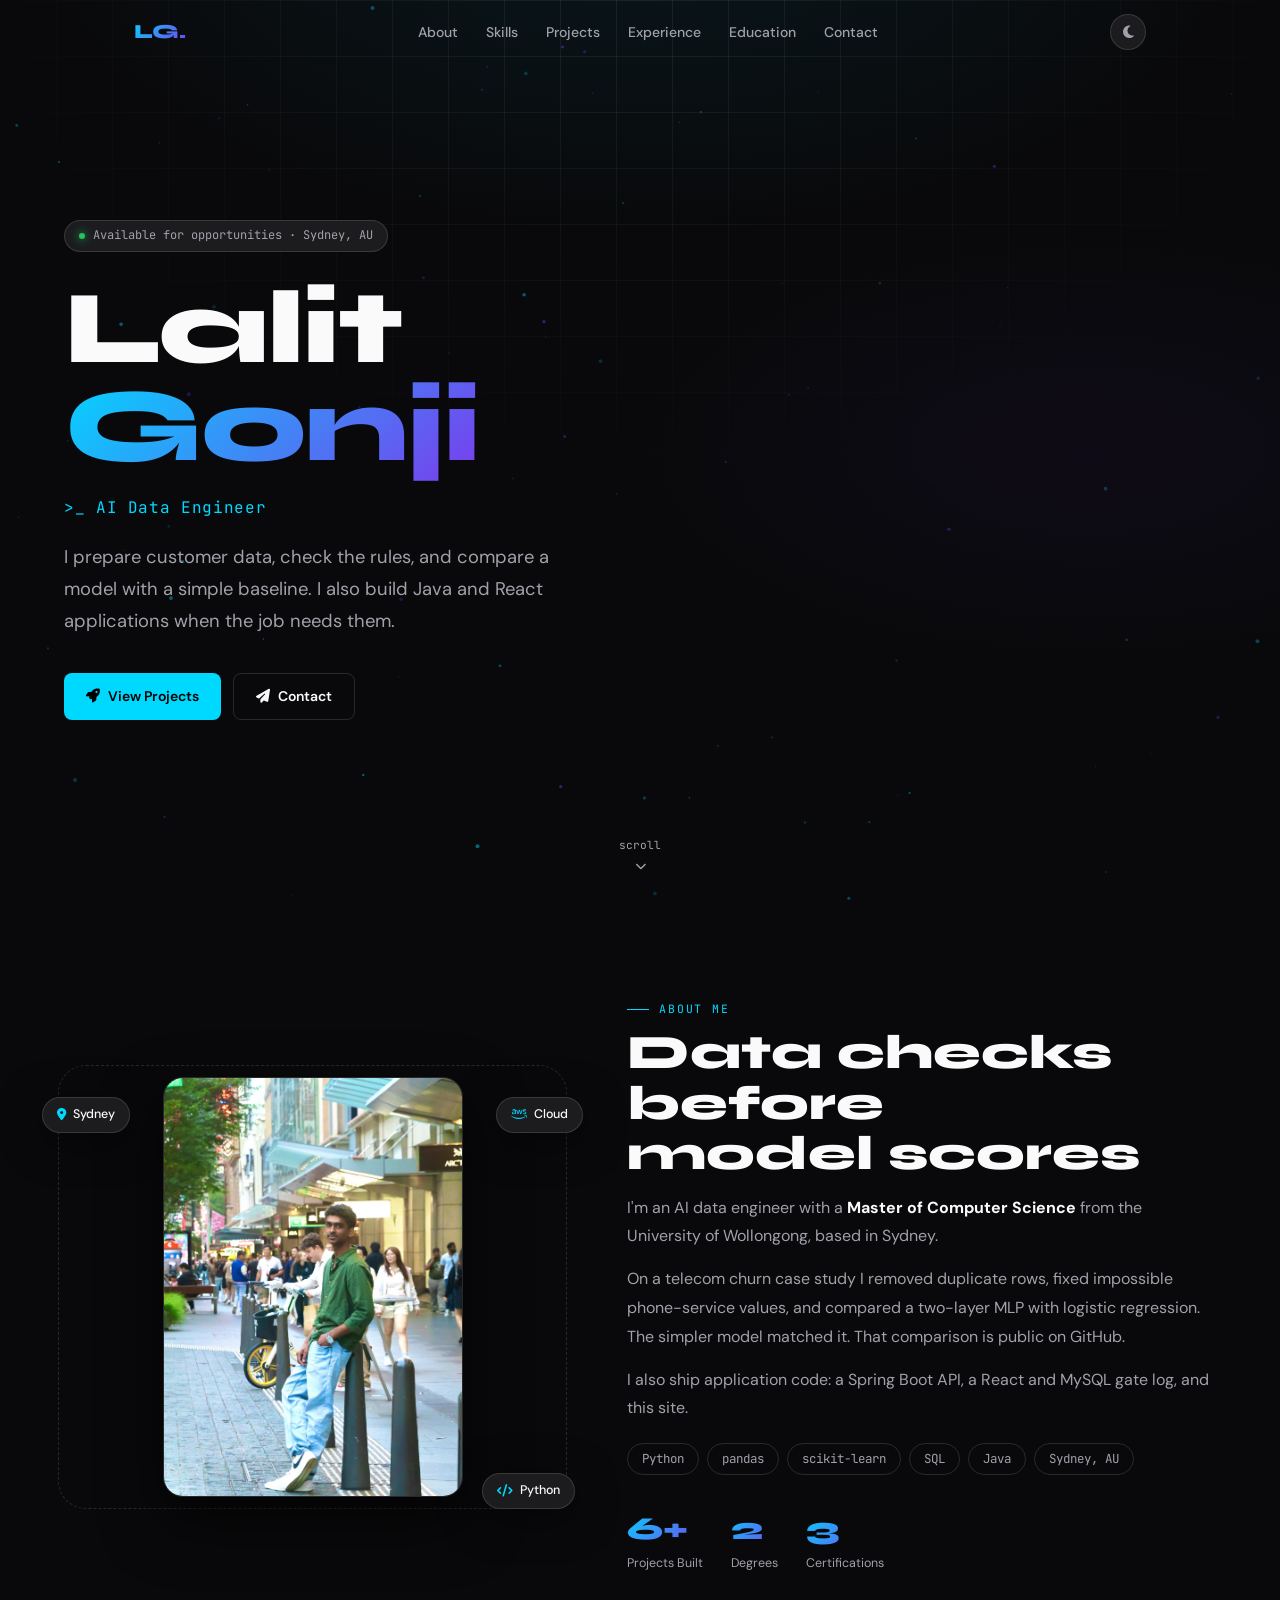
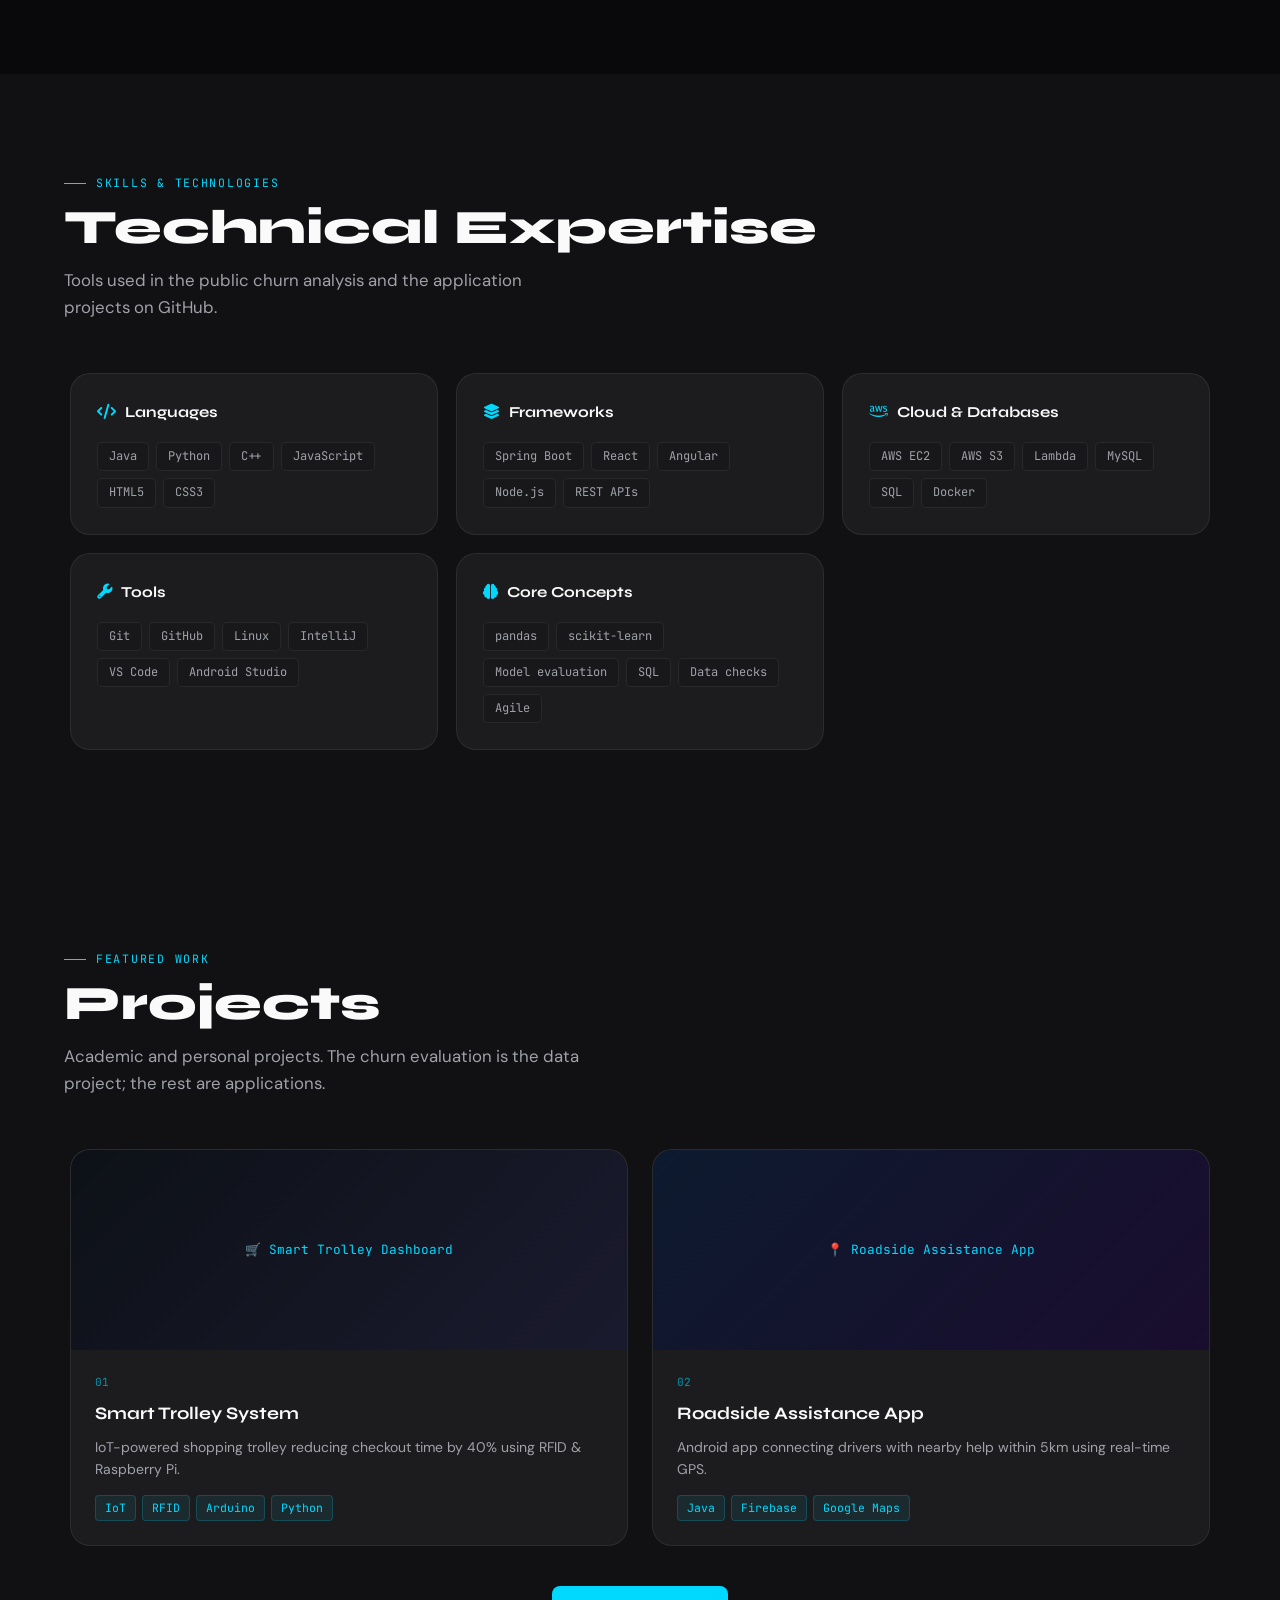
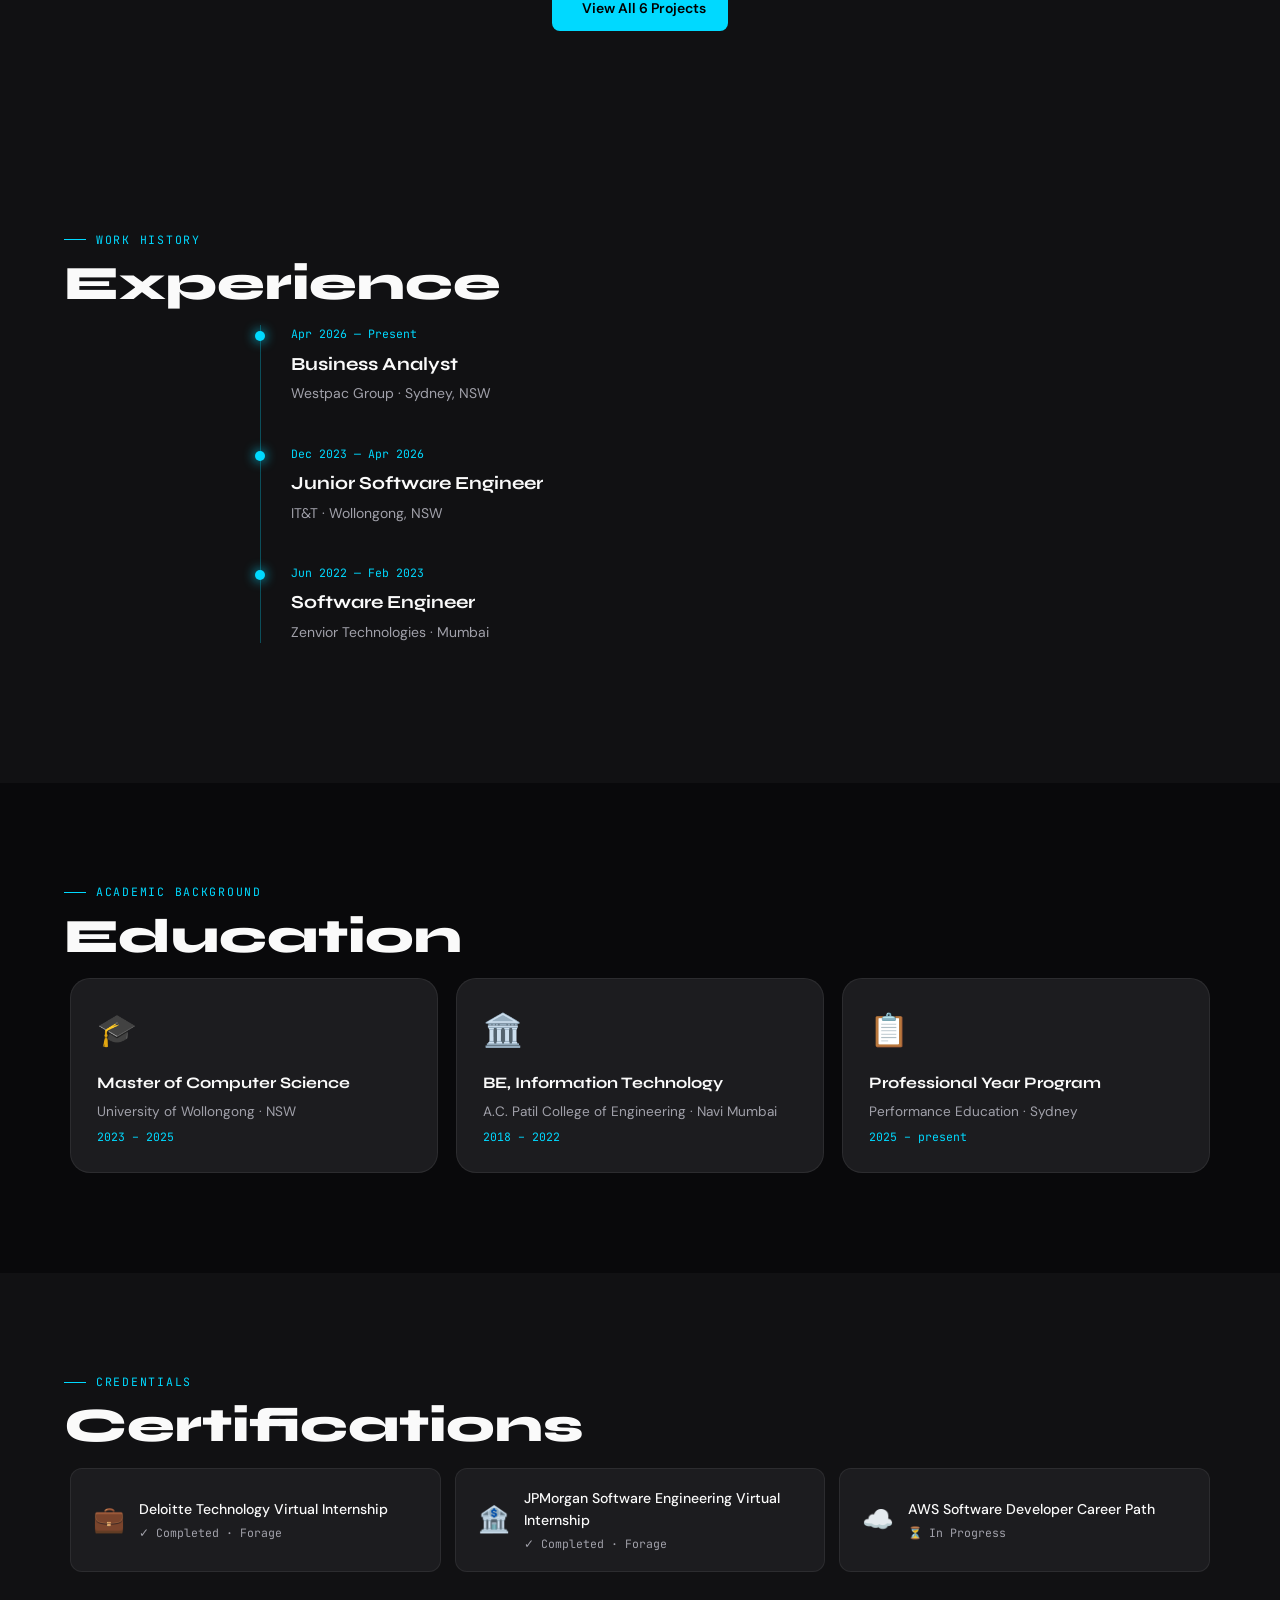
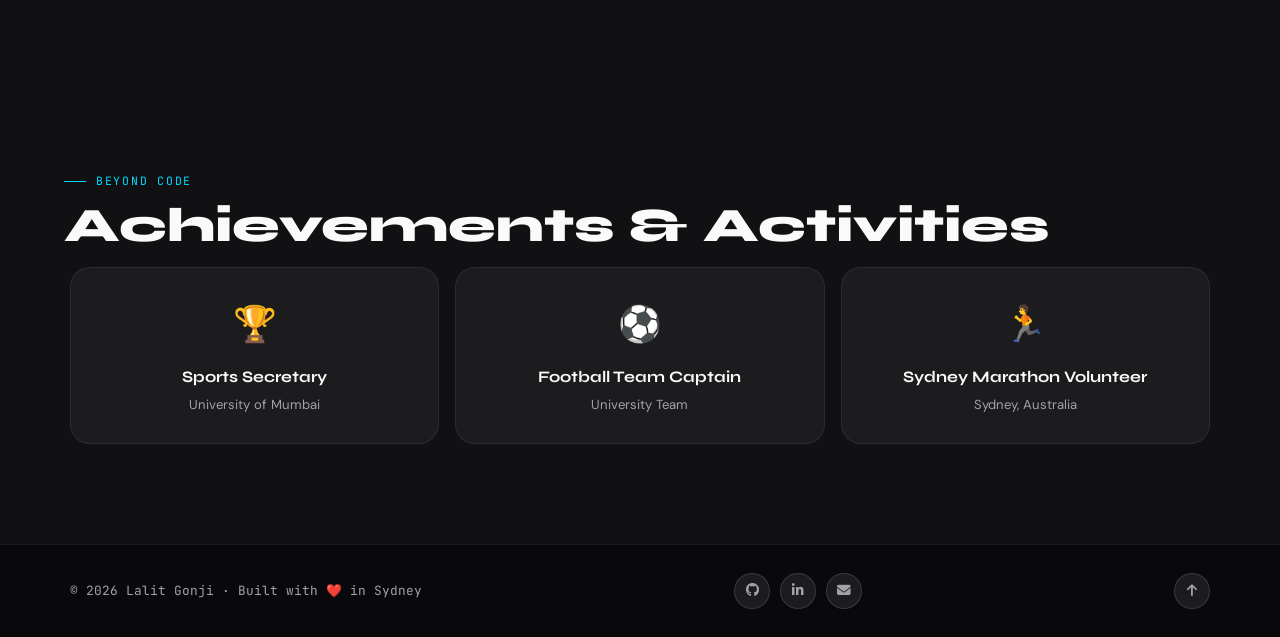
<file: index.html>
<!DOCTYPE html>
<html lang="en" data-theme="dark">
<head>
  <meta charset="UTF-8"/>
  <meta name="viewport" content="width=device-width, initial-scale=1.0"/>
  <meta name="description" content="Lalit Gonji – AI data engineer in Sydney. Python data checks, model evaluation, and SQL-backed applications."/>
  <title>Lalit Gonji | AI Data Engineer</title>
  <link rel="preconnect" href="https://fonts.googleapis.com"/>
  <link href="https://fonts.googleapis.com/css2?family=Syne:wght@400;600;700;800&family=DM+Sans:wght@300;400;500&family=JetBrains+Mono:wght@400;500&display=swap" rel="stylesheet"/>
  <link rel="stylesheet" href="https://cdnjs.cloudflare.com/ajax/libs/font-awesome/6.5.0/css/all.min.css"/>
  <link rel="stylesheet" href="styles/main.css"/>
</head>
<body>
  <!-- NAV -->
  <nav id="navbar">
    <div class="nav-inner">
      <a href="index.html" class="nav-logo">LG.</a>
      <div class="nav-links">
        <a href="index.html#about">About</a>
        <a href="index.html#skills">Skills</a>
        <a href="projects.html">Projects</a>
        <a href="index.html#experience">Experience</a>
        <a href="index.html#education">Education</a>
        <a href="contact.html">Contact</a>
      </div>
      <div class="nav-right">
        <button class="theme-btn" onclick="toggleTheme()" aria-label="Toggle theme">
          <i class="fa-solid fa-moon" id="theme-icon"></i>
        </button>
        <button class="hamburger" onclick="toggleMenu()" aria-label="Menu">
          <span></span><span></span><span></span>
        </button>
      </div>
    </div>
  </nav>
  <div class="mobile-menu" id="mobile-menu">
    <a href="index.html#about" onclick="closeMenu()">About</a>
    <a href="index.html#skills" onclick="closeMenu()">Skills</a>
    <a href="projects.html" onclick="closeMenu()">Projects</a>
    <a href="index.html#experience" onclick="closeMenu()">Experience</a>
    <a href="index.html#education" onclick="closeMenu()">Education</a>
    <a href="contact.html" onclick="closeMenu()">Contact</a>
  </div>

  <!-- HERO -->
  <section id="hero">
    <canvas id="particles-canvas"></canvas>
    <div class="hero-glow"></div>
    <div class="hero-grid-bg"></div>
    <div class="hero-content reveal">
      <div class="hero-badge">
        <span class="dot"></span> Available for opportunities · Sydney, AU
      </div>
      <h1 class="hero-name">Lalit<br/><span class="grad">Gonji</span></h1>
      <p class="hero-title">&gt;_ AI Data Engineer</p>
      <p class="hero-desc">I prepare customer data, check the rules, and compare a model with a simple baseline. I also build Java and React applications when the job needs them.</p>
      <div class="hero-cta">
        <a href="projects.html" class="btn btn-primary"><i class="fa-solid fa-rocket"></i> View Projects</a>

        <a href="contact.html" class="btn btn-outline"><i class="fa-solid fa-paper-plane"></i> Contact</a>
      </div>
    </div>
    <div class="hero-scroll"><span>scroll</span><i class="fa-solid fa-chevron-down"></i></div>
  </section>

  <!-- ABOUT -->
  <section id="about">
    <div class="about-grid">
      <!-- PHOTO SIDE -->
      <div class="about-photo-wrap reveal-left">
        <div class="photo-ring"></div>
        <div class="photo-frame" id="photo-frame">
          <img src="assets/lalit.jpg" alt="Lalit Gonji" class="real-photo" id="real-photo"/>
        </div>
        <div class="photo-badge b1"><i class="fa-solid fa-code"></i> Python</div>
        <div class="photo-badge b2"><i class="fa-brands fa-aws"></i> Cloud</div>
        <div class="photo-badge b3"><i class="fa-solid fa-location-dot"></i> Sydney</div>
      </div>

      <!-- TEXT SIDE -->
      <div class="about-text reveal-right">
        <p class="section-label">About Me</p>
        <h2 class="section-title">Data checks before<br/>model scores</h2>
        <p class="about-p">I'm an AI data engineer with a <strong>Master of Computer Science</strong> from the University of Wollongong, based in Sydney.</p>
        <p class="about-p">On a telecom churn case study I removed duplicate rows, fixed impossible phone-service values, and compared a two-layer MLP with logistic regression. The simpler model matched it. That comparison is public on GitHub.</p>
        <p class="about-p">I also ship application code: a Spring Boot API, a React and MySQL gate log, and this site.</p>
        <div class="about-tags">
          <span class="tag">Python</span><span class="tag">pandas</span><span class="tag">scikit-learn</span>
          <span class="tag">SQL</span><span class="tag">Java</span><span class="tag">Sydney, AU</span>
        </div>
        <div class="about-stats">
          <div class="stat"><span class="stat-num">6+</span><span class="stat-label">Projects Built</span></div>
          <div class="stat"><span class="stat-num">2</span><span class="stat-label">Degrees</span></div>
          <div class="stat"><span class="stat-num">3</span><span class="stat-label">Certifications</span></div>
        </div>
      </div>
    </div>
  </section>

  <!-- SKILLS -->
  <section id="skills" class="alt-bg">
    <div class="section-header reveal">
      <p class="section-label">Skills & Technologies</p>
      <h2 class="section-title">Technical Expertise</h2>
      <p class="section-sub">Tools used in the public churn analysis and the application projects on GitHub.</p>
    </div>
    <div class="skills-grid">
      <div class="skill-card reveal delay-1">
        <div class="skill-card-head"><i class="fa-solid fa-code"></i> Languages</div>
        <div class="chips"><span>Java</span><span>Python</span><span>C++</span><span>JavaScript</span><span>HTML5</span><span>CSS3</span></div>
      </div>
      <div class="skill-card reveal delay-2">
        <div class="skill-card-head"><i class="fa-solid fa-layer-group"></i> Frameworks</div>
        <div class="chips"><span>Spring Boot</span><span>React</span><span>Angular</span><span>Node.js</span><span>REST APIs</span></div>
      </div>
      <div class="skill-card reveal delay-3">
        <div class="skill-card-head"><i class="fa-brands fa-aws"></i> Cloud & Databases</div>
        <div class="chips"><span>AWS EC2</span><span>AWS S3</span><span>Lambda</span><span>MySQL</span><span>SQL</span><span>Docker</span></div>
      </div>
      <div class="skill-card reveal delay-4">
        <div class="skill-card-head"><i class="fa-solid fa-wrench"></i> Tools</div>
        <div class="chips"><span>Git</span><span>GitHub</span><span>Linux</span><span>IntelliJ</span><span>VS Code</span><span>Android Studio</span></div>
      </div>
      <div class="skill-card reveal delay-5">
        <div class="skill-card-head"><i class="fa-solid fa-brain"></i> Core Concepts</div>
        <div class="chips"><span>pandas</span><span>scikit-learn</span><span>Model evaluation</span><span>SQL</span><span>Data checks</span><span>Agile</span></div>
      </div>
    </div>
  </section>

  <!-- FEATURED PROJECTS PREVIEW -->
  <section id="projects-preview">
    <div class="section-header reveal">
      <p class="section-label">Featured Work</p>
      <h2 class="section-title">Projects</h2>
      <p class="section-sub">Academic and personal projects. The churn evaluation is the data project; the rest are applications.</p>
    </div>
    <div class="preview-grid">
      <div class="preview-card reveal delay-1">
        <div class="preview-ss ss-trolley"></div>
        <div class="preview-info">
          <div class="preview-num">01</div>
          <h3>Smart Trolley System</h3>
          <p>IoT-powered shopping trolley reducing checkout time by 40% using RFID & Raspberry Pi.</p>
          <div class="preview-tech"><span>IoT</span><span>RFID</span><span>Arduino</span><span>Python</span></div>
        </div>
      </div>
      <div class="preview-card reveal delay-2">
        <div class="preview-ss ss-roadside"></div>
        <div class="preview-info">
          <div class="preview-num">02</div>
          <h3>Roadside Assistance App</h3>
          <p>Android app connecting drivers with nearby help within 5km using real-time GPS.</p>
          <div class="preview-tech"><span>Java</span><span>Firebase</span><span>Google Maps</span></div>
        </div>
      </div>
    </div>
    <div class="center-btn reveal">
      <a href="projects.html" class="btn btn-primary"><i class="fa-solid fa-grid-2"></i> View All 6 Projects</a>
    </div>
  </section>

  <!-- EXPERIENCE -->
  <section id="experience" class="alt-bg">
    <div class="section-header reveal">
      <p class="section-label">Work History</p>
      <h2 class="section-title">Experience</h2>
    </div>
    <div class="timeline">
      <div class="tl-item reveal">
        <div class="tl-dot"></div>
        <div class="tl-date">Apr 2026 — Present</div>
        <h3 class="tl-title">Business Analyst</h3>
        <p class="tl-company">Westpac Group · Sydney, NSW</p>
      </div>
      <div class="tl-item reveal">
        <div class="tl-dot"></div>
        <div class="tl-date">Dec 2023 — Apr 2026</div>
        <h3 class="tl-title">Junior Software Engineer</h3>
        <p class="tl-company">IT&amp;T · Wollongong, NSW</p>
      </div>
      <div class="tl-item reveal">
        <div class="tl-dot"></div>
        <div class="tl-date">Jun 2022 — Feb 2023</div>
        <h3 class="tl-title">Software Engineer</h3>
        <p class="tl-company">Zenvior Technologies · Mumbai</p>
      </div>
    </div>
  </section>

  <!-- EDUCATION -->
  <section id="education">
    <div class="section-header reveal">
      <p class="section-label">Academic Background</p>
      <h2 class="section-title">Education</h2>
    </div>
    <div class="edu-grid">
      <div class="edu-card reveal delay-1">
        <div class="edu-icon">🎓</div>
        <div class="edu-degree">Master of Computer Science</div>
        <div class="edu-school">University of Wollongong · NSW</div>
        <div class="edu-year">2023 – 2025</div>
      </div>
      <div class="edu-card reveal delay-2">
        <div class="edu-icon">🏛️</div>
        <div class="edu-degree">BE, Information Technology</div>
        <div class="edu-school">A.C. Patil College of Engineering · Navi Mumbai</div>
        <div class="edu-year">2018 – 2022</div>
      </div>
      <div class="edu-card reveal delay-3">
        <div class="edu-icon">📋</div>
        <div class="edu-degree">Professional Year Program</div>
        <div class="edu-school">Performance Education · Sydney</div>
        <div class="edu-year">2025 – present</div>
      </div>
    </div>
  </section>

  <!-- CERTIFICATIONS -->
  <section id="certifications" class="alt-bg">
    <div class="section-header reveal">
      <p class="section-label">Credentials</p>
      <h2 class="section-title">Certifications</h2>
    </div>
    <div class="certs-grid">
      <div class="cert-card reveal delay-1">
        <div class="cert-icon">💼</div>
        <div><div class="cert-name">Deloitte Technology Virtual Internship</div><div class="cert-status">✓ Completed · Forage</div></div>
      </div>
      <div class="cert-card reveal delay-2">
        <div class="cert-icon">🏦</div>
        <div><div class="cert-name">JPMorgan Software Engineering Virtual Internship</div><div class="cert-status">✓ Completed · Forage</div></div>
      </div>
      <div class="cert-card reveal delay-3">
        <div class="cert-icon">☁️</div>
        <div><div class="cert-name">AWS Software Developer Career Path</div><div class="cert-status">⏳ In Progress</div></div>
      </div>
    </div>
  </section>

  <!-- ACHIEVEMENTS -->
  <section id="achievements">
    <div class="section-header reveal">
      <p class="section-label">Beyond Code</p>
      <h2 class="section-title">Achievements & Activities</h2>
    </div>
    <div class="achieve-grid">
      <div class="achieve-card reveal delay-1"><div class="achieve-emoji">🏆</div><div class="achieve-title">Sports Secretary</div><div class="achieve-sub">University of Mumbai</div></div>
      <div class="achieve-card reveal delay-2"><div class="achieve-emoji">⚽</div><div class="achieve-title">Football Team Captain</div><div class="achieve-sub">University Team</div></div>
      <div class="achieve-card reveal delay-3"><div class="achieve-emoji">🏃</div><div class="achieve-title">Sydney Marathon Volunteer</div><div class="achieve-sub">Sydney, Australia</div></div>
    </div>
  </section>

  <!-- FOOTER -->
  <footer>
    <div class="footer-inner">
      <span class="footer-copy">© 2026 Lalit Gonji · Built with ❤️ in Sydney</span>
      <div class="footer-socials">
        <a href="https://github.com/La-lit2001" target="_blank" class="social-btn"><i class="fa-brands fa-github"></i></a>
        <a href="https://www.linkedin.com/in/lalit-gonji/" target="_blank" class="social-btn"><i class="fa-brands fa-linkedin-in"></i></a>
        <a href="mailto:lalitgonji@gmail.com" class="social-btn"><i class="fa-solid fa-envelope"></i></a>
      </div>
      <button class="back-top" onclick="scrollToTop()"><i class="fa-solid fa-arrow-up"></i></button>
    </div>
  </footer>

  <script src="js/main.js"></script>
</body>
</html>
</file>
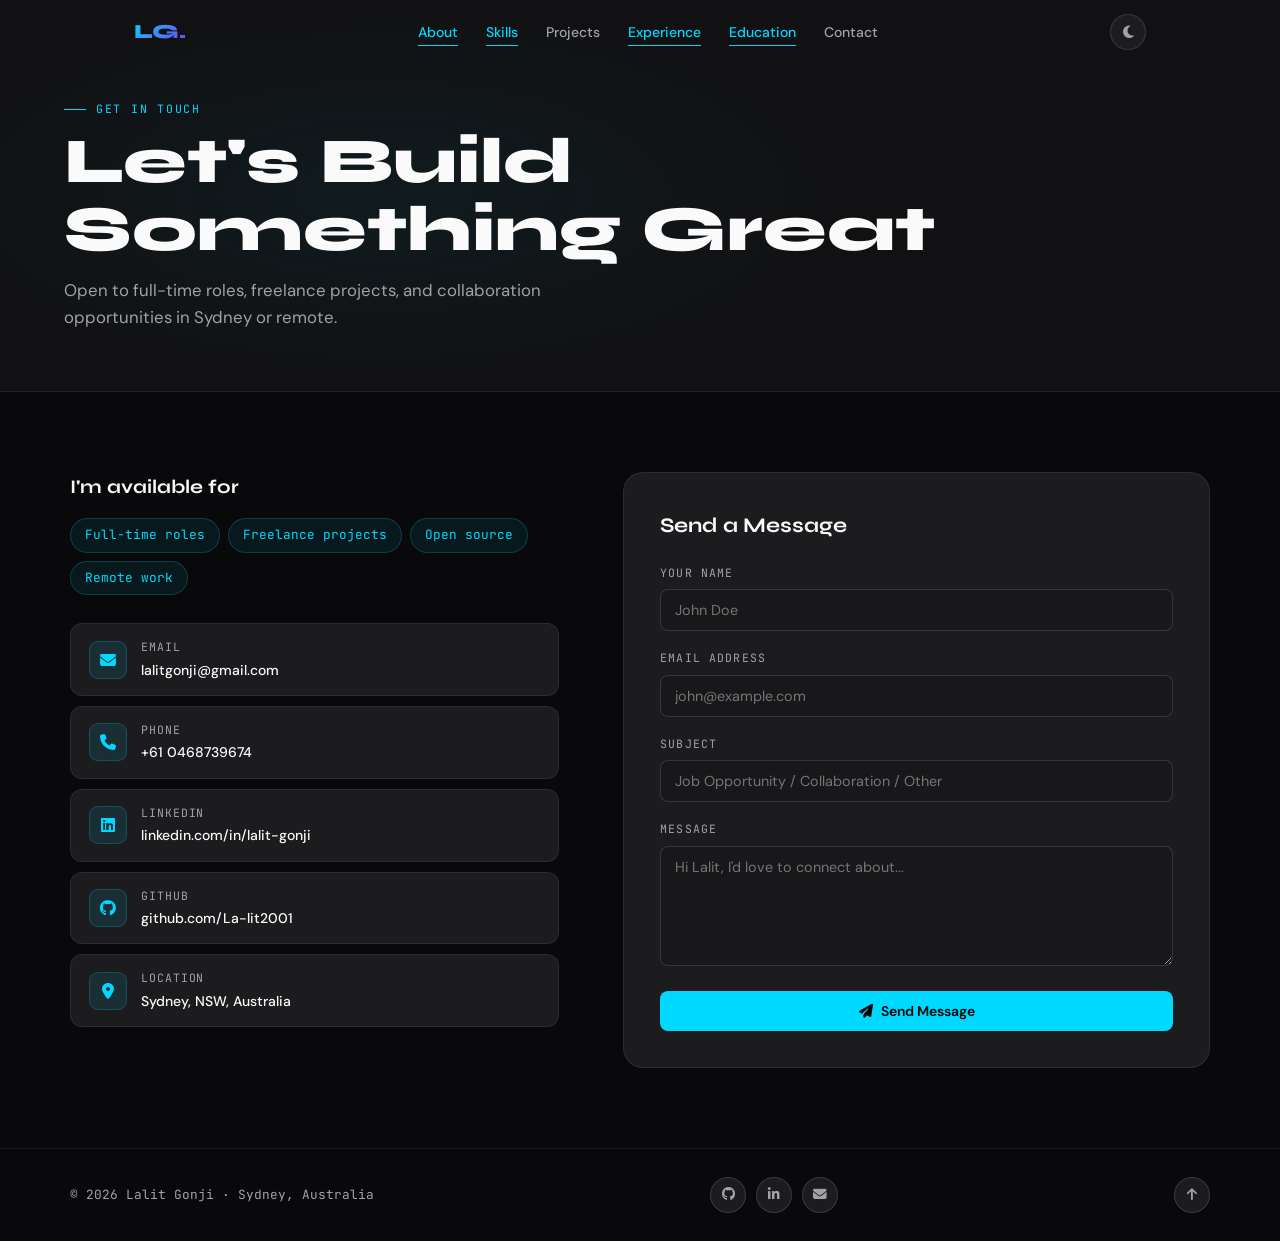
<file: contact.html>
<!DOCTYPE html>
<html lang="en" data-theme="dark">
<head>
  <meta charset="UTF-8"/>
  <meta name="viewport" content="width=device-width, initial-scale=1.0"/>
  <title>Contact | Lalit Gonji</title>
  <link rel="preconnect" href="https://fonts.googleapis.com"/>
  <link href="https://fonts.googleapis.com/css2?family=Syne:wght@400;600;700;800&family=DM+Sans:wght@300;400;500&family=JetBrains+Mono:wght@400;500&display=swap" rel="stylesheet"/>
  <link rel="stylesheet" href="https://cdnjs.cloudflare.com/ajax/libs/font-awesome/6.5.0/css/all.min.css"/>
  <link rel="stylesheet" href="styles/main.css"/>
</head>
<body>
  <nav id="navbar">
    <div class="nav-inner">
      <a href="index.html" class="nav-logo">LG.</a>
      <div class="nav-links">
        <a href="index.html#about">About</a>
        <a href="index.html#skills">Skills</a>
        <a href="projects.html">Projects</a>
        <a href="index.html#experience">Experience</a>
        <a href="index.html#education">Education</a>
        <a href="contact.html" class="active">Contact</a>
      </div>
      <div class="nav-right">
        <button class="theme-btn" onclick="toggleTheme()"><i class="fa-solid fa-moon" id="theme-icon"></i></button>
        <button class="hamburger" onclick="toggleMenu()"><span></span><span></span><span></span></button>
      </div>
    </div>
  </nav>
  <div class="mobile-menu" id="mobile-menu">
    <a href="index.html" onclick="closeMenu()">Home</a>
    <a href="projects.html" onclick="closeMenu()">Projects</a>
    <a href="contact.html" onclick="closeMenu()">Contact</a>
  </div>

  <div class="page-hero">
    <div class="page-hero-content reveal">
      <p class="section-label">Get In Touch</p>
      <h1 class="page-title">Let's Build<br/>Something Great</h1>
      <p class="page-sub">Open to full-time roles, freelance projects, and collaboration opportunities in Sydney or remote.</p>
    </div>
  </div>

  <section id="contact-section">
    <div class="contact-grid">
      <div class="contact-info reveal-left">
        <h3 class="contact-info-title">I'm available for</h3>
        <div class="avail-pills">
          <span class="avail-pill">Full-time roles</span>
          <span class="avail-pill">Freelance projects</span>
          <span class="avail-pill">Open source</span>
          <span class="avail-pill">Remote work</span>
        </div>
        <div class="contact-links">
          <a href="mailto:lalitgonji@gmail.com" class="contact-link-item">
            <div class="cli-icon"><i class="fa-solid fa-envelope"></i></div>
            <div><div class="cli-label">Email</div><div class="cli-val">lalitgonji@gmail.com</div></div>
          </a>
          <a href="tel:+610468739674" class="contact-link-item">
            <div class="cli-icon"><i class="fa-solid fa-phone"></i></div>
            <div><div class="cli-label">Phone</div><div class="cli-val">+61 0468739674</div></div>
          </a>
          <a href="https://www.linkedin.com/in/lalit-gonji/" target="_blank" class="contact-link-item">
            <div class="cli-icon"><i class="fa-brands fa-linkedin"></i></div>
            <div><div class="cli-label">LinkedIn</div><div class="cli-val">linkedin.com/in/lalit-gonji</div></div>
          </a>
          <a href="https://github.com/La-lit2001" target="_blank" class="contact-link-item">
            <div class="cli-icon"><i class="fa-brands fa-github"></i></div>
            <div><div class="cli-label">GitHub</div><div class="cli-val">github.com/La-lit2001</div></div>
          </a>
          <div class="contact-link-item">
            <div class="cli-icon"><i class="fa-solid fa-location-dot"></i></div>
            <div><div class="cli-label">Location</div><div class="cli-val">Sydney, NSW, Australia</div></div>
          </div>
        </div>
      </div>
      <div class="contact-form-wrap reveal-right">
        <div class="form-card">
          <h3 class="form-title">Send a Message</h3>
          <div class="form-group">
            <label>Your Name</label>
            <input type="text" id="f-name" placeholder="John Doe"/>
          </div>
          <div class="form-group">
            <label>Email Address</label>
            <input type="email" id="f-email" placeholder="john@example.com"/>
          </div>
          <div class="form-group">
            <label>Subject</label>
            <input type="text" id="f-subject" placeholder="Job Opportunity / Collaboration / Other"/>
          </div>
          <div class="form-group">
            <label>Message</label>
            <textarea id="f-message" rows="5" placeholder="Hi Lalit, I'd love to connect about..."></textarea>
          </div>
          <button class="btn btn-primary full-btn" onclick="submitForm()">
            <i class="fa-solid fa-paper-plane"></i> Send Message
          </button>
          <p id="form-success">✓ Message sent! I'll get back to you within 24 hours.</p>
        </div>
      </div>
    </div>
  </section>

  <footer>
    <div class="footer-inner">
      <span class="footer-copy">© 2026 Lalit Gonji · Sydney, Australia</span>
      <div class="footer-socials">
        <a href="https://github.com/La-lit2001" target="_blank" class="social-btn"><i class="fa-brands fa-github"></i></a>
        <a href="https://www.linkedin.com/in/lalit-gonji/" target="_blank" class="social-btn"><i class="fa-brands fa-linkedin-in"></i></a>
        <a href="mailto:lalitgonji@gmail.com" class="social-btn"><i class="fa-solid fa-envelope"></i></a>
      </div>
      <button class="back-top" onclick="scrollToTop()"><i class="fa-solid fa-arrow-up"></i></button>
    </div>
  </footer>
  <script src="js/main.js"></script>
</body>
</html>
</file>
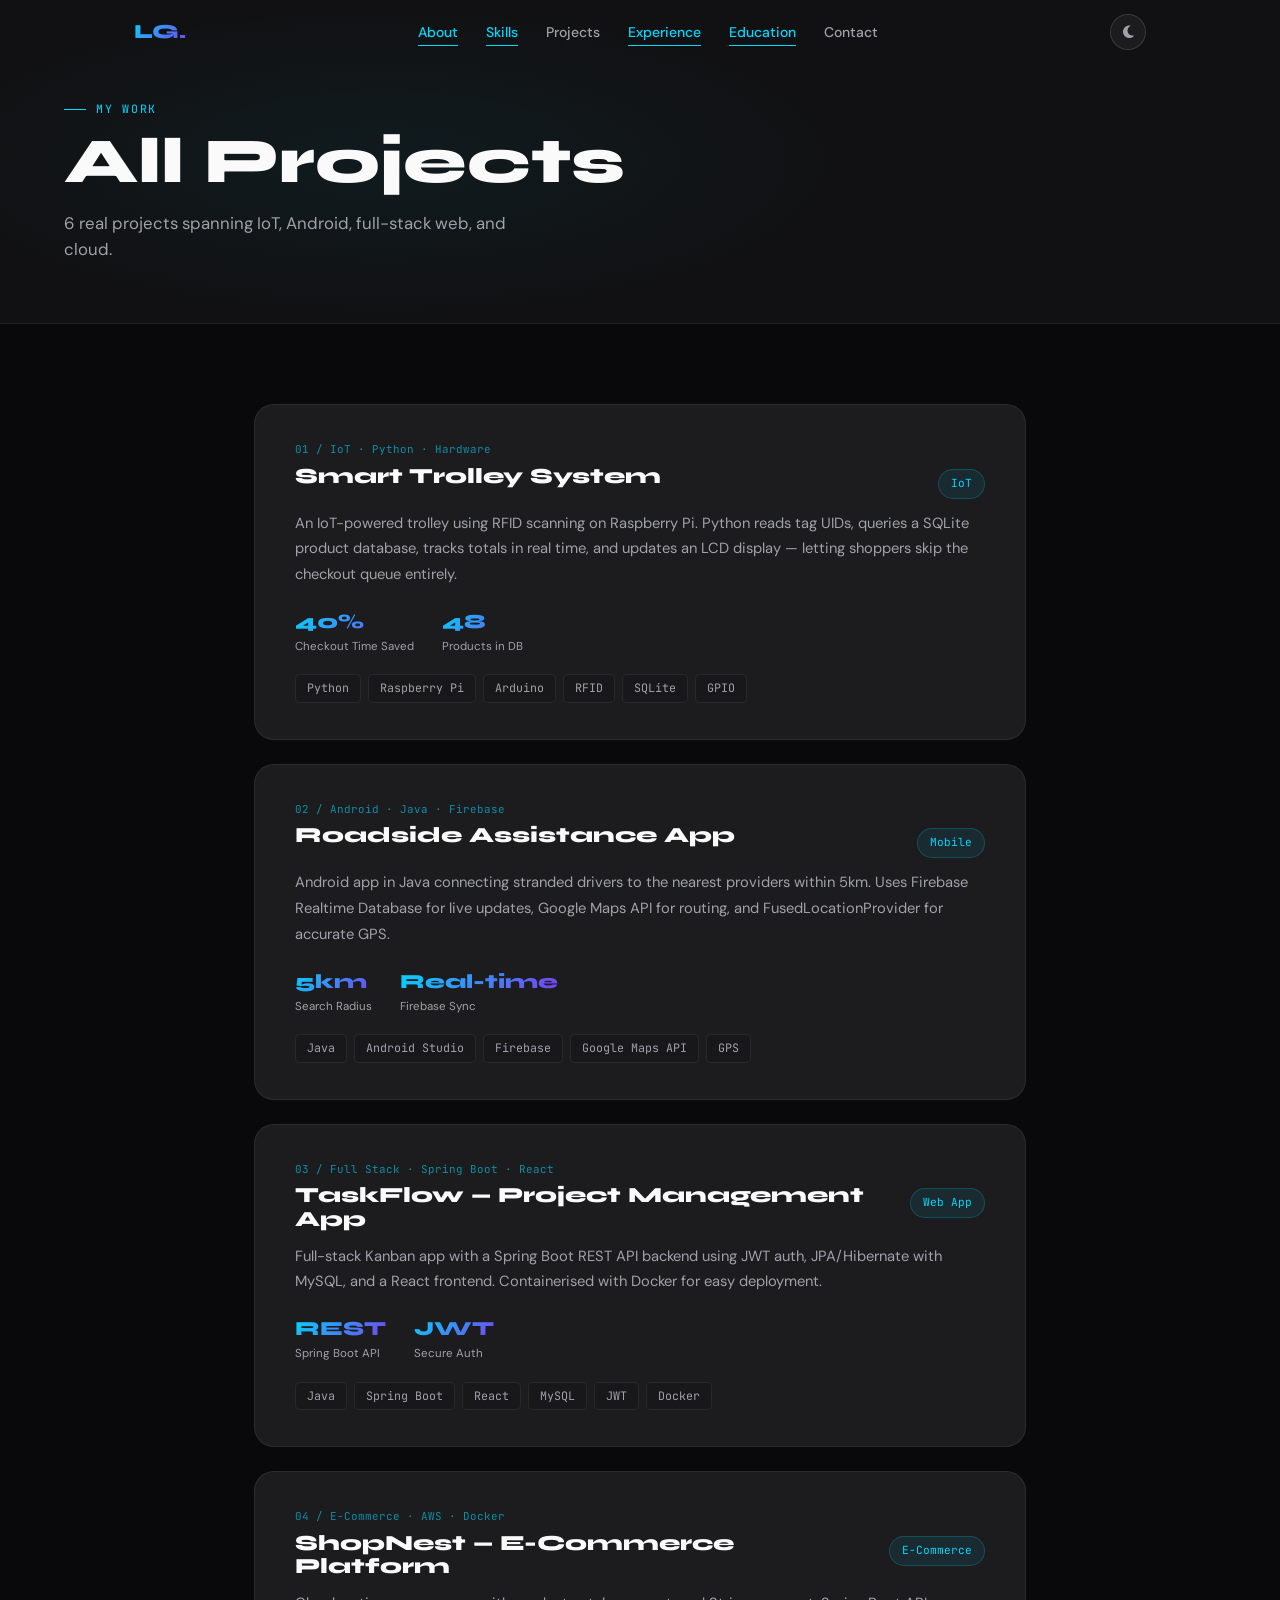
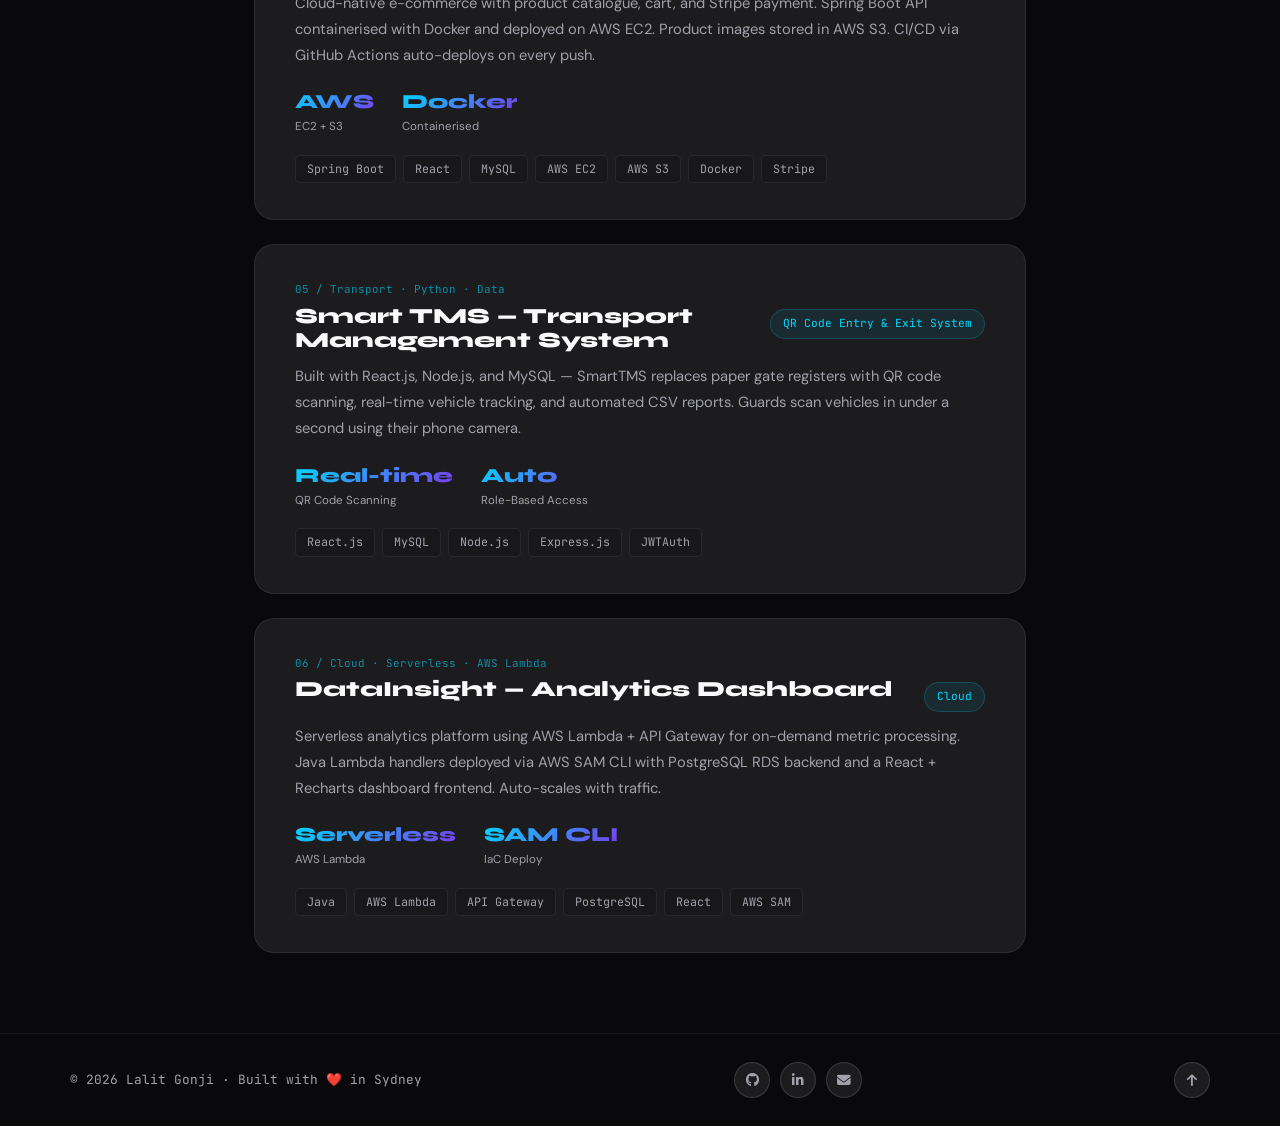
<file: projects.html>
<!DOCTYPE html>
<html lang="en" data-theme="dark">
<head>
  <meta charset="UTF-8"/>
  <meta name="viewport" content="width=device-width, initial-scale=1.0"/>
  <title>Projects | Lalit Gonji</title>
  <link rel="preconnect" href="https://fonts.googleapis.com"/>
  <link href="https://fonts.googleapis.com/css2?family=Syne:wght@400;600;700;800&family=DM+Sans:wght@300;400;500&family=JetBrains+Mono:wght@400;500&display=swap" rel="stylesheet"/>
  <link rel="stylesheet" href="https://cdnjs.cloudflare.com/ajax/libs/font-awesome/6.5.0/css/all.min.css"/>
  <link rel="stylesheet" href="styles/main.css"/>
  <style>
    #all-projects {
      max-width: 900px;
      margin: 0 auto;
      padding: 80px var(--pad);
      display: flex;
      flex-direction: column;
      gap: 24px;
    }
    .proj-card {
      background: var(--card);
      border: 1px solid var(--border);
      border-radius: var(--radiusL);
      padding: 36px 40px;
      transition: all .3s;
      position: relative;
      overflow: hidden;
    }
    .proj-card::before {
      content: '';
      position: absolute;
      top: 0; left: 0; right: 0;
      height: 2px;
      background: var(--grad);
      transform: scaleX(0);
      transform-origin: left;
      transition: transform .35s;
    }
    .proj-card:hover { border-color: var(--border2); transform: translateY(-4px); box-shadow: 0 20px 48px rgba(0,0,0,.35); }
    .proj-card:hover::before { transform: scaleX(1); }
    .proj-num { font-family: var(--ff-mono); font-size: .68rem; color: var(--accent); opacity: .6; margin-bottom: 6px; }
    .proj-header { display: flex; align-items: flex-start; justify-content: space-between; gap: 16px; margin-bottom: 12px; }
    .proj-name { font-family: var(--ff-disp); font-size: 1.35rem; font-weight: 800; line-height: 1.1; }
    .proj-category { font-family: var(--ff-mono); font-size: .7rem; color: var(--accent); background: rgba(0,217,255,.08); border: 1px solid rgba(0,217,255,.2); padding: 5px 12px; border-radius: 100px; white-space: nowrap; flex-shrink: 0; margin-top: 4px; }
    .proj-desc { color: var(--muted); font-size: .92rem; line-height: 1.75; margin-bottom: 18px; }
    .proj-impact { display: flex; gap: 28px; margin-bottom: 18px; }
    .impact-item { display: flex; flex-direction: column; }
    .impact-val { font-family: var(--ff-disp); font-size: 1.25rem; font-weight: 800; background: var(--grad); -webkit-background-clip: text; -webkit-text-fill-color: transparent; background-clip: text; }
    .impact-key { font-size: .72rem; color: var(--muted); }
    .proj-tech { display: flex; flex-wrap: wrap; gap: 7px; }
    .proj-tech span { padding: 4px 11px; font-size: .73rem; font-family: var(--ff-mono); border-radius: 5px; background: var(--bg3); border: 1px solid var(--border); color: var(--muted); transition: all .2s; }
    .proj-tech span:hover { background: rgba(0,217,255,.08); border-color: var(--accent); color: var(--accent); }
    @media(max-width:600px) { .proj-card { padding: 24px 20px; } .proj-header { flex-direction: column; } }
  </style>
</head>
<body>
  <nav id="navbar">
    <div class="nav-inner">
      <a href="index.html" class="nav-logo">LG.</a>
      <div class="nav-links">
        <a href="index.html#about">About</a>
        <a href="index.html#skills">Skills</a>
        <a href="projects.html" class="active">Projects</a>
        <a href="index.html#experience">Experience</a>
        <a href="index.html#education">Education</a>
        <a href="contact.html">Contact</a>
      </div>
      <div class="nav-right">
        <button class="theme-btn" onclick="toggleTheme()"><i class="fa-solid fa-moon" id="theme-icon"></i></button>
        <button class="hamburger" onclick="toggleMenu()"><span></span><span></span><span></span></button>
      </div>
    </div>
  </nav>
  <div class="mobile-menu" id="mobile-menu">
    <a href="index.html" onclick="closeMenu()">Home</a>
    <a href="index.html#skills" onclick="closeMenu()">Skills</a>
    <a href="contact.html" onclick="closeMenu()">Contact</a>
  </div>

  <div class="page-hero">
    <div class="page-hero-content reveal">
      <p class="section-label">My Work</p>
      <h1 class="page-title">All Projects</h1>
      <p class="page-sub">6 real projects spanning IoT, Android, full-stack web, and cloud.</p>
    </div>
  </div>

  <section id="all-projects">

    <!-- 01 Smart Trolley -->
    <div class="proj-card reveal">
      <div class="proj-num">01 / IoT &middot; Python &middot; Hardware</div>
      <div class="proj-header">
        <h2 class="proj-name">Smart Trolley System</h2>
        <span class="proj-category">IoT</span>
      </div>
      <p class="proj-desc">An IoT-powered trolley using RFID scanning on Raspberry Pi. Python reads tag UIDs, queries a SQLite product database, tracks totals in real time, and updates an LCD display — letting shoppers skip the checkout queue entirely.</p>
      <div class="proj-impact">
        <div class="impact-item"><span class="impact-val">40%</span><span class="impact-key">Checkout Time Saved</span></div>
        <div class="impact-item"><span class="impact-val">48</span><span class="impact-key">Products in DB</span></div>
      </div>
      <div class="proj-tech"><span>Python</span><span>Raspberry Pi</span><span>Arduino</span><span>RFID</span><span>SQLite</span><span>GPIO</span></div>
    </div>

    <!-- 02 Roadside -->
    <div class="proj-card reveal delay-1">
      <div class="proj-num">02 / Android &middot; Java &middot; Firebase</div>
      <div class="proj-header">
        <h2 class="proj-name">Roadside Assistance App</h2>
        <span class="proj-category">Mobile</span>
      </div>
      <p class="proj-desc">Android app in Java connecting stranded drivers to the nearest providers within 5km. Uses Firebase Realtime Database for live updates, Google Maps API for routing, and FusedLocationProvider for accurate GPS.</p>
      <div class="proj-impact">
        <div class="impact-item"><span class="impact-val">5km</span><span class="impact-key">Search Radius</span></div>
        <div class="impact-item"><span class="impact-val">Real-time</span><span class="impact-key">Firebase Sync</span></div>
      </div>
      <div class="proj-tech"><span>Java</span><span>Android Studio</span><span>Firebase</span><span>Google Maps API</span><span>GPS</span></div>
    </div>

    <!-- 03 TaskFlow -->
    <div class="proj-card reveal delay-2">
      <div class="proj-num">03 / Full Stack &middot; Spring Boot &middot; React</div>
      <div class="proj-header">
        <h2 class="proj-name">TaskFlow &mdash; Project Management App</h2>
        <span class="proj-category">Web App</span>
      </div>
      <p class="proj-desc">Full-stack Kanban app with a Spring Boot REST API backend using JWT auth, JPA/Hibernate with MySQL, and a React frontend. Containerised with Docker for easy deployment.</p>
      <div class="proj-impact">
        <div class="impact-item"><span class="impact-val">REST</span><span class="impact-key">Spring Boot API</span></div>
        <div class="impact-item"><span class="impact-val">JWT</span><span class="impact-key">Secure Auth</span></div>
      </div>
      <div class="proj-tech"><span>Java</span><span>Spring Boot</span><span>React</span><span>MySQL</span><span>JWT</span><span>Docker</span></div>
    </div>

    <!-- 04 ShopNest -->
    <div class="proj-card reveal delay-3">
      <div class="proj-num">04 / E-Commerce &middot; AWS &middot; Docker</div>
      <div class="proj-header">
        <h2 class="proj-name">ShopNest &mdash; E-Commerce Platform</h2>
        <span class="proj-category">E-Commerce</span>
      </div>
      <p class="proj-desc">Cloud-native e-commerce with product catalogue, cart, and Stripe payment. Spring Boot API containerised with Docker and deployed on AWS EC2. Product images stored in AWS S3. CI/CD via GitHub Actions auto-deploys on every push.</p>
      <div class="proj-impact">
        <div class="impact-item"><span class="impact-val">AWS</span><span class="impact-key">EC2 + S3</span></div>
        <div class="impact-item"><span class="impact-val">Docker</span><span class="impact-key">Containerised</span></div>
      </div>
      <div class="proj-tech"><span>Spring Boot</span><span>React</span><span>MySQL</span><span>AWS EC2</span><span>AWS S3</span><span>Docker</span><span>Stripe</span></div>
    </div>

    <!-- 05 Smart TMS -->
    <div class="proj-card reveal delay-4">
      <div class="proj-num">05 / Transport &middot; Python &middot; Data</div>
      <div class="proj-header">
        <h2 class="proj-name">Smart TMS &mdash; Transport Management System</h2>
        <span class="proj-category">QR Code Entry & Exit System</span>
      </div>
      <p class="proj-desc">Built with React.js, Node.js, and MySQL — SmartTMS replaces paper gate registers with QR code scanning, real-time vehicle tracking, and automated CSV reports. Guards scan vehicles in under a second using their phone camera.</p>
      <div class="proj-impact">
        <div class="impact-item"><span class="impact-val">Real-time</span><span class="impact-key">QR Code Scanning</span></div>
        <div class="impact-item"><span class="impact-val">Auto</span><span class="impact-key">Role-Based Access</span></div>
      </div>
      <div class="proj-tech"><span>React.js</span><span>MySQL</span><span>Node.js</span><span>Express.js</span><span>JWTAuth</span></div>
    </div>

    <!-- 06 DataInsight -->
    <div class="proj-card reveal delay-5">
      <div class="proj-num">06 / Cloud &middot; Serverless &middot; AWS Lambda</div>
      <div class="proj-header">
        <h2 class="proj-name">DataInsight &mdash; Analytics Dashboard</h2>
        <span class="proj-category">Cloud</span>
      </div>
      <p class="proj-desc">Serverless analytics platform using AWS Lambda + API Gateway for on-demand metric processing. Java Lambda handlers deployed via AWS SAM CLI with PostgreSQL RDS backend and a React + Recharts dashboard frontend. Auto-scales with traffic.</p>
      <div class="proj-impact">
        <div class="impact-item"><span class="impact-val">Serverless</span><span class="impact-key">AWS Lambda</span></div>
        <div class="impact-item"><span class="impact-val">SAM CLI</span><span class="impact-key">IaC Deploy</span></div>
      </div>
      <div class="proj-tech"><span>Java</span><span>AWS Lambda</span><span>API Gateway</span><span>PostgreSQL</span><span>React</span><span>AWS SAM</span></div>
    </div>

  </section>

  <footer>
    <div class="footer-inner">
      <span class="footer-copy">&#169; 2026 Lalit Gonji &middot; Built with &#10084;&#65039; in Sydney</span>
      <div class="footer-socials">
        <a href="https://github.com/La-lit2001" target="_blank" class="social-btn"><i class="fa-brands fa-github"></i></a>
        <a href="https://www.linkedin.com/in/lalit-gonji/" target="_blank" class="social-btn"><i class="fa-brands fa-linkedin-in"></i></a>
        <a href="mailto:lalitgonji@gmail.com" class="social-btn"><i class="fa-solid fa-envelope"></i></a>
      </div>
      <button class="back-top" onclick="scrollToTop()"><i class="fa-solid fa-arrow-up"></i></button>
    </div>
  </footer>
  <script src="js/main.js"></script>
</body>
</html>
</file>
<file: styles/main.css>
/* ============================================================
   LALIT GONJI PORTFOLIO — MAIN STYLESHEET
   ============================================================ */

/* ── TOKENS ── */
:root {
  --bg:      #09090b;
  --bg2:     #111113;
  --bg3:     #18181b;
  --card:    #1c1c1f;
  --border:  rgba(255,255,255,0.07);
  --border2: rgba(255,255,255,0.13);
  --text:    #fafafa;
  --muted:   #a1a1aa;
  --accent:  #00d9ff;
  --accent2: #7c3aed;
  --accent3: #f59e0b;
  --grad:    linear-gradient(135deg,#00d9ff 0%,#7c3aed 100%);
  --radius:  12px;
  --radiusL: 20px;
  --shadow:  0 8px 40px rgba(0,0,0,0.5);
  --ff-disp: 'Syne', sans-serif;
  --ff-body: 'DM Sans', sans-serif;
  --ff-mono: 'JetBrains Mono', monospace;
  --max:     1140px;
  --pad:     clamp(20px, 5vw, 80px);
}

[data-theme="light"] {
  --bg:      #f5f5f8;
  --bg2:     #ebebf0;
  --bg3:     #e0e0e8;
  --card:    #ffffff;
  --border:  rgba(0,0,0,0.07);
  --border2: rgba(0,0,0,0.13);
  --text:    #0a0a0f;
  --muted:   #52525b;
}

/* ── RESET ── */
*,*::before,*::after{box-sizing:border-box;margin:0;padding:0}
html{scroll-behavior:smooth}
body{background:var(--bg);color:var(--text);font-family:var(--ff-body);overflow-x:hidden;transition:background .3s,color .3s;font-size:16px;line-height:1.6}
a{color:inherit;text-decoration:none}
::selection{background:var(--accent);color:#000}
::-webkit-scrollbar{width:4px}
::-webkit-scrollbar-track{background:var(--bg)}
::-webkit-scrollbar-thumb{background:var(--accent);border-radius:2px}
img{max-width:100%;display:block}
button{font-family:var(--ff-body);cursor:pointer;border:none;background:none}

/* ── UTILITY ── */
.grad{background:var(--grad);-webkit-background-clip:text;-webkit-text-fill-color:transparent;background-clip:text}
.mono{font-family:var(--ff-mono)}
.alt-bg{background:var(--bg2)}

/* ── SECTION LABELS ── */
.section-label{font-family:var(--ff-mono);font-size:.72rem;color:var(--accent);letter-spacing:.15em;text-transform:uppercase;display:flex;align-items:center;gap:10px;margin-bottom:10px}
.section-label::before{content:'';width:22px;height:1px;background:var(--accent)}
.section-title{font-family:var(--ff-disp);font-size:clamp(2rem,4vw,3rem);font-weight:800;line-height:1.05;margin-bottom:14px}
.section-sub{color:var(--muted);font-size:1.05rem;max-width:520px;margin-bottom:52px}
.section-header{margin-bottom:16px}

/* ── BUTTONS ── */
.btn{display:inline-flex;align-items:center;gap:8px;padding:11px 22px;border-radius:8px;font-weight:600;font-size:.875rem;transition:all .2s;cursor:pointer;font-family:var(--ff-body)}
.btn-primary{background:var(--accent);color:#000}
.btn-primary:hover{background:#fff;transform:translateY(-2px);box-shadow:0 8px 24px rgba(0,217,255,.25)}
.btn-outline{background:transparent;color:var(--text);border:1px solid var(--border2)}
.btn-outline:hover{border-color:var(--accent);color:var(--accent);transform:translateY(-2px)}

/* ── NAV ── */
#navbar{position:fixed;top:0;left:0;right:0;z-index:1000;transition:background .3s,box-shadow .3s}
#navbar.scrolled{background:rgba(9,9,11,.88);backdrop-filter:blur(20px);-webkit-backdrop-filter:blur(20px);box-shadow:0 1px 0 var(--border)}
[data-theme="light"] #navbar.scrolled{background:rgba(245,245,248,.9)}
.nav-inner{max-width:var(--max);margin:0 auto;padding:0 var(--pad);height:64px;display:flex;align-items:center;justify-content:space-between}
.nav-logo{font-family:var(--ff-disp);font-weight:800;font-size:1.25rem;background:var(--grad);-webkit-background-clip:text;-webkit-text-fill-color:transparent;background-clip:text}
.nav-links{display:flex;gap:28px}
.nav-links a{font-size:.875rem;font-weight:500;color:var(--muted);transition:color .2s;position:relative}
.nav-links a::after{content:'';position:absolute;bottom:-3px;left:0;right:0;height:1px;background:var(--accent);transform:scaleX(0);transition:transform .2s}
.nav-links a:hover,.nav-links a.active{color:var(--accent)}
.nav-links a:hover::after,.nav-links a.active::after{transform:scaleX(1)}
.nav-right{display:flex;align-items:center;gap:10px}
.theme-btn{width:36px;height:36px;border-radius:50%;border:1px solid var(--border2);background:var(--card);color:var(--muted);display:flex;align-items:center;justify-content:center;font-size:.9rem;transition:all .2s}
.theme-btn:hover{border-color:var(--accent);color:var(--accent)}
.hamburger{display:none;flex-direction:column;gap:5px;padding:8px}
.hamburger span{display:block;width:22px;height:2px;background:var(--text);border-radius:2px;transition:all .3s}
.mobile-menu{display:none;position:fixed;top:64px;left:0;right:0;background:var(--bg2);border-bottom:1px solid var(--border);padding:16px 20px;flex-direction:column;gap:4px;z-index:999}
.mobile-menu.open{display:flex}
.mobile-menu a{padding:10px 0;border-bottom:1px solid var(--border);color:var(--muted);font-size:.95rem}
.mobile-menu a:last-child{border:none}

/* ── ANIMATIONS ── */
.reveal{opacity:0;transform:translateY(28px);transition:opacity .65s ease,transform .65s ease}
.reveal.visible{opacity:1;transform:translateY(0)}
.reveal-left{opacity:0;transform:translateX(-28px);transition:opacity .65s ease,transform .65s ease}
.reveal-left.visible{opacity:1;transform:translateX(0)}
.reveal-right{opacity:0;transform:translateX(28px);transition:opacity .65s ease,transform .65s ease}
.reveal-right.visible{opacity:1;transform:translateX(0)}
.delay-1{transition-delay:.1s}
.delay-2{transition-delay:.2s}
.delay-3{transition-delay:.3s}
.delay-4{transition-delay:.4s}
.delay-5{transition-delay:.5s}

/* ── HERO ── */
#hero{min-height:100vh;display:flex;flex-direction:column;justify-content:center;padding:120px var(--pad) 80px;position:relative;overflow:hidden}
#particles-canvas{position:absolute;inset:0;width:100%;height:100%;pointer-events:none}
.hero-glow{position:absolute;inset:0;background:radial-gradient(ellipse 80% 60% at 50% -10%,rgba(0,217,255,.07) 0%,transparent 60%),radial-gradient(ellipse 60% 40% at 85% 50%,rgba(124,58,237,.05) 0%,transparent 60%);pointer-events:none}
.hero-grid-bg{position:absolute;inset:0;background-image:linear-gradient(var(--border) 1px,transparent 1px),linear-gradient(90deg,var(--border) 1px,transparent 1px);background-size:56px 56px;mask-image:radial-gradient(ellipse 80% 80% at 50% 0%,black 0%,transparent 70%);pointer-events:none}
.hero-content{position:relative;z-index:1;max-width:820px}
.hero-badge{display:inline-flex;align-items:center;gap:8px;padding:5px 14px;border-radius:100px;border:1px solid var(--border2);background:var(--card);font-size:.75rem;color:var(--muted);margin-bottom:28px;font-family:var(--ff-mono)}
.dot{width:6px;height:6px;border-radius:50%;background:#22c55e;box-shadow:0 0 8px #22c55e;animation:pulseGreen 2s infinite}
@keyframes pulseGreen{0%,100%{opacity:1}50%{opacity:.3}}
.hero-name{font-family:var(--ff-disp);font-size:clamp(3.5rem,9vw,6.5rem);font-weight:800;line-height:.95;letter-spacing:-.02em;margin-bottom:18px}
.hero-title{font-family:var(--ff-mono);font-size:clamp(.85rem,1.5vw,1rem);color:var(--accent);margin-bottom:20px;letter-spacing:.04em}
.hero-desc{font-size:clamp(1rem,1.8vw,1.15rem);color:var(--muted);max-width:520px;margin-bottom:36px;line-height:1.75}
.hero-cta{display:flex;gap:12px;flex-wrap:wrap}
.hero-scroll{position:absolute;bottom:28px;left:50%;transform:translateX(-50%);display:flex;flex-direction:column;align-items:center;gap:6px;color:var(--muted);font-size:.7rem;font-family:var(--ff-mono);animation:scrollY 2s infinite}
@keyframes scrollY{0%,100%{transform:translateX(-50%) translateY(0)}50%{transform:translateX(-50%) translateY(7px)}}

/* ── ABOUT ── */
#about{padding:100px var(--pad)}
.about-grid{max-width:var(--max);margin:0 auto;display:grid;grid-template-columns:1fr 1.2fr;gap:72px;align-items:center}
.about-photo-wrap{position:relative;display:flex;justify-content:center;align-items:center}
.photo-ring{position:absolute;inset:-12px;border-radius:28px;border:1px dashed var(--border2);animation:spin 22s linear infinite}
@keyframes spin{to{transform:rotate(360deg)}}
.photo-frame{width:300px;height:420px;border-radius:20px;overflow:hidden;position:relative;border:1px solid var(--border2);box-shadow:0 24px 60px rgba(0,0,0,0.6)}
.real-photo{width:100%;height:100%;object-fit:cover;object-position:center top}
.photo-placeholder{width:100%;height:100%;background:var(--grad);display:flex;flex-direction:column;align-items:center;justify-content:center;gap:16px;position:relative;cursor:pointer}
.photo-initials{font-family:var(--ff-disp);font-size:5rem;font-weight:800;color:#fff;line-height:1}
.photo-upload-hint{display:flex;flex-direction:column;align-items:center;gap:6px;color:rgba(255,255,255,.7);font-size:.8rem;position:relative}
.photo-upload-hint i{font-size:1.2rem}
.photo-input{position:absolute;inset:0;opacity:0;cursor:pointer;width:100%;height:100%}
.photo-badge{position:absolute;background:var(--card);border:1px solid var(--border2);border-radius:100px;padding:7px 14px;font-size:.78rem;font-weight:500;display:flex;align-items:center;gap:7px;box-shadow:var(--shadow);white-space:nowrap}
.photo-badge i{color:var(--accent)}
.photo-badge.b1{bottom:-12px;right:-20px}
.photo-badge.b2{top:20px;right:-28px}
.photo-badge.b3{top:20px;left:-28px}
.about-p{color:var(--muted);margin-bottom:14px;line-height:1.8}
.about-p strong{color:var(--text)}
.about-tags{display:flex;flex-wrap:wrap;gap:8px;margin-top:20px;margin-bottom:28px}
.tag{padding:5px 14px;border-radius:100px;border:1px solid var(--border2);font-size:.78rem;font-family:var(--ff-mono);color:var(--muted);transition:all .2s;cursor:default}
.tag:hover{border-color:var(--accent);color:var(--accent)}
.about-stats{display:flex;gap:28px}
.stat{display:flex;flex-direction:column}
.stat-num{font-family:var(--ff-disp);font-size:2rem;font-weight:800;background:var(--grad);-webkit-background-clip:text;-webkit-text-fill-color:transparent;background-clip:text}
.stat-label{font-size:.78rem;color:var(--muted)}

/* ── SKILLS ── */
#skills{padding:100px var(--pad)}
.skills-grid{max-width:var(--max);margin:0 auto;display:grid;grid-template-columns:repeat(auto-fit,minmax(300px,1fr));gap:18px}
.skill-card{background:var(--card);border:1px solid var(--border);border-radius:var(--radiusL);padding:26px;position:relative;overflow:hidden;transition:all .3s}
.skill-card::before{content:'';position:absolute;top:0;left:0;right:0;height:2px;background:var(--grad);transform:scaleX(0);transition:transform .35s;transform-origin:left}
.skill-card:hover{transform:translateY(-5px);border-color:var(--border2);box-shadow:0 20px 40px rgba(0,0,0,.3)}
.skill-card:hover::before{transform:scaleX(1)}
.skill-card-head{font-family:var(--ff-disp);font-weight:700;font-size:.95rem;margin-bottom:18px;display:flex;align-items:center;gap:9px;color:var(--text)}
.skill-card-head i{color:var(--accent)}
.chips{display:flex;flex-wrap:wrap;gap:7px}
.chips span{padding:4px 11px;border-radius:5px;background:var(--bg3);border:1px solid var(--border);font-size:.75rem;font-family:var(--ff-mono);color:var(--muted);transition:all .2s;cursor:default}
.chips span:hover{background:rgba(0,217,255,.08);border-color:var(--accent);color:var(--accent)}

/* ── PROJECT PREVIEW (homepage) ── */
#projects-preview{padding:100px var(--pad);background:var(--bg2)}
.preview-grid{max-width:var(--max);margin:0 auto;display:grid;grid-template-columns:1fr 1fr;gap:24px;margin-bottom:40px}
.preview-card{background:var(--card);border:1px solid var(--border);border-radius:var(--radiusL);overflow:hidden;transition:all .3s}
.preview-card:hover{transform:translateY(-6px);border-color:var(--border2);box-shadow:var(--shadow)}
.preview-ss{height:200px;position:relative;overflow:hidden}
.preview-info{padding:24px}
.preview-num{font-family:var(--ff-mono);font-size:.7rem;color:var(--accent);opacity:.6;margin-bottom:8px}
.preview-info h3{font-family:var(--ff-disp);font-weight:700;font-size:1.1rem;margin-bottom:8px}
.preview-info p{color:var(--muted);font-size:.875rem;line-height:1.6;margin-bottom:14px}
.preview-tech{display:flex;flex-wrap:wrap;gap:6px}
.preview-tech span{padding:3px 9px;font-size:.72rem;font-family:var(--ff-mono);border-radius:4px;background:rgba(0,217,255,.07);border:1px solid rgba(0,217,255,.2);color:var(--accent)}
.center-btn{max-width:var(--max);margin:0 auto;text-align:center}

/* ── TIMELINE ── */
#experience{padding:100px var(--pad)}
.timeline{max-width:760px;margin:0 auto;padding-left:30px;border-left:1px solid rgba(0,217,255,.3)}
.tl-item{position:relative;margin-bottom:40px}
.tl-dot{position:absolute;left:-36px;top:6px;width:10px;height:10px;border-radius:50%;background:var(--accent);box-shadow:0 0 12px var(--accent)}
.tl-date{font-family:var(--ff-mono);font-size:.72rem;color:var(--accent);margin-bottom:6px}
.tl-title{font-family:var(--ff-disp);font-size:1.15rem;font-weight:700;margin-bottom:3px}
.tl-company{color:var(--muted);font-size:.875rem;margin-bottom:14px}
.tl-points{list-style:none}
.tl-points li{color:var(--muted);padding:4px 0 4px 18px;position:relative;font-size:.875rem;line-height:1.65}
.tl-points li::before{content:'→';position:absolute;left:0;color:var(--accent);font-size:.72rem;top:6px}

/* ── EDUCATION ── */
#education{padding:100px var(--pad)}
.edu-grid{max-width:var(--max);margin:0 auto;display:grid;grid-template-columns:repeat(auto-fit,minmax(280px,1fr));gap:18px}
.edu-card{background:var(--card);border:1px solid var(--border);border-radius:var(--radiusL);padding:26px;transition:all .3s}
.edu-card:hover{transform:translateY(-4px);border-color:var(--border2)}
.edu-icon{font-size:2rem;margin-bottom:14px}
.edu-degree{font-family:var(--ff-disp);font-weight:700;font-size:1rem;margin-bottom:5px}
.edu-school{color:var(--muted);font-size:.85rem;margin-bottom:5px}
.edu-year{font-family:var(--ff-mono);font-size:.72rem;color:var(--accent)}

/* ── CERTS ── */
#certifications{padding:100px var(--pad)}
.certs-grid{max-width:var(--max);margin:0 auto;display:grid;grid-template-columns:repeat(auto-fit,minmax(280px,1fr));gap:14px}
.cert-card{background:var(--card);border:1px solid var(--border);border-radius:var(--radius);padding:18px 22px;display:flex;align-items:center;gap:14px;transition:all .2s}
.cert-card:hover{border-color:rgba(245,158,11,.4);transform:translateX(4px)}
.cert-icon{font-size:1.6rem;flex-shrink:0}
.cert-name{font-weight:500;font-size:.88rem;margin-bottom:3px}
.cert-status{font-size:.72rem;font-family:var(--ff-mono);color:var(--muted)}

/* ── ACHIEVEMENTS ── */
#achievements{padding:100px var(--pad);background:var(--bg2)}
.achieve-grid{max-width:var(--max);margin:0 auto;display:grid;grid-template-columns:repeat(auto-fit,minmax(240px,1fr));gap:16px}
.achieve-card{background:var(--card);border:1px solid var(--border);border-radius:var(--radiusL);padding:28px;text-align:center;transition:all .3s}
.achieve-card:hover{transform:translateY(-5px);border-color:var(--border2)}
.achieve-emoji{font-size:2.2rem;margin-bottom:12px}
.achieve-title{font-family:var(--ff-disp);font-weight:700;margin-bottom:4px;font-size:1rem}
.achieve-sub{color:var(--muted);font-size:.82rem}

/* ── PAGE HERO ── */
.page-hero{min-height:36vh;display:flex;align-items:flex-end;padding:100px var(--pad) 60px;position:relative;overflow:hidden;background:var(--bg2);border-bottom:1px solid var(--border)}
.page-hero::before{content:'';position:absolute;inset:0;background:radial-gradient(ellipse 60% 80% at 30% 50%,rgba(0,217,255,.05) 0%,transparent 60%)}
.page-hero-content{max-width:var(--max);width:100%;position:relative;z-index:1}
.page-title{font-family:var(--ff-disp);font-size:clamp(2.5rem,5vw,4rem);font-weight:800;line-height:1.05;margin-bottom:14px}
.page-sub{color:var(--muted);font-size:1.05rem;max-width:480px}

/* ── ALL PROJECTS PAGE ── */
#all-projects{max-width:var(--max);margin:0 auto;padding:80px var(--pad)}
.project-full{display:grid;grid-template-columns:1.1fr 1fr;gap:56px;align-items:center;margin-bottom:100px;padding-bottom:100px;border-bottom:1px solid var(--border)}
.project-full:last-child{border:none;margin-bottom:0;padding-bottom:0}
.project-full.reverse{direction:rtl}
.project-full.reverse>*{direction:ltr}
.pf-screenshot{border-radius:16px;overflow:hidden;border:1px solid var(--border);box-shadow:var(--shadow);background:var(--bg3);aspect-ratio:16/10;position:relative}
.ss-overlay{position:absolute;inset:0;display:flex;flex-direction:column}
.ss-browser-bar{background:#1a1a1e;padding:8px 12px;display:flex;align-items:center;gap:6px;border-bottom:1px solid rgba(255,255,255,.06);flex-shrink:0}
.ss-dot{width:10px;height:10px;border-radius:50%}
.ss-dot.r{background:#ff5f57}
.ss-dot.y{background:#febc2e}
.ss-dot.g{background:#28c840}
.ss-url{font-family:var(--ff-mono);font-size:.65rem;color:rgba(255,255,255,.3);margin-left:8px}
.pf-num{font-family:var(--ff-mono);font-size:.72rem;color:var(--accent);margin-bottom:12px}
.pf-title{font-family:var(--ff-disp);font-size:clamp(1.5rem,2.5vw,2rem);font-weight:800;margin-bottom:14px;line-height:1.1}
.pf-desc{color:var(--muted);line-height:1.75;margin-bottom:20px;font-size:.95rem}
.pf-impact{display:flex;gap:24px;margin-bottom:20px}
.impact-item{display:flex;flex-direction:column}
.impact-val{font-family:var(--ff-disp);font-size:1.4rem;font-weight:800;background:var(--grad);-webkit-background-clip:text;-webkit-text-fill-color:transparent;background-clip:text}
.impact-key{font-size:.75rem;color:var(--muted)}
.pf-tech{display:flex;flex-wrap:wrap;gap:7px;margin-bottom:22px}
.pf-tech span{padding:4px 11px;font-size:.75rem;font-family:var(--ff-mono);border-radius:5px;background:rgba(0,217,255,.07);border:1px solid rgba(0,217,255,.2);color:var(--accent)}
.pf-links{display:flex;gap:12px}
.pf-link{display:inline-flex;align-items:center;gap:6px;font-size:.85rem;font-weight:500;color:var(--muted);border:1px solid var(--border2);padding:8px 16px;border-radius:8px;transition:all .2s}
.pf-link:hover{color:var(--accent);border-color:var(--accent)}
.pf-link-demo{background:var(--accent);color:#000;border-color:var(--accent)}
.pf-link-demo:hover{background:#fff;border-color:#fff;color:#000}

/* ── SCREENSHOT UIs ── */

/* Trolley */
.ss-trolley-ui{display:flex;flex:1;overflow:hidden}
.ss-sidebar{width:130px;background:#0d0d10;padding:10px;border-right:1px solid rgba(255,255,255,.06);display:flex;flex-direction:column;gap:6px;flex-shrink:0}
.ss-logo-small{font-size:.65rem;font-weight:700;color:var(--accent);padding:6px 4px;margin-bottom:6px}
.ss-nav-item{font-size:.6rem;padding:6px 8px;border-radius:5px;color:rgba(255,255,255,.4);cursor:default}
.active-nav{background:rgba(0,217,255,.12);color:var(--accent)}
.ss-main{flex:1;display:flex;flex-direction:column;padding:8px;gap:6px;overflow:hidden}
.ss-topbar{display:flex;justify-content:space-between;align-items:center;font-size:.65rem;padding:4px 6px}
.ss-status-badge{background:rgba(34,197,94,.15);color:#22c55e;padding:2px 8px;border-radius:100px;font-size:.58rem}
.ss-stats-row{display:grid;grid-template-columns:repeat(4,1fr);gap:5px}
.ss-stat-box{background:rgba(255,255,255,.04);border-radius:6px;padding:6px;text-align:center}
.ss-stat-val{font-family:var(--ff-mono);font-size:.75rem;font-weight:600;color:var(--accent)}
.ss-stat-key{font-size:.5rem;color:rgba(255,255,255,.3);margin-top:2px}
.ss-table-header{display:grid;grid-template-columns:2fr 1.5fr 0.5fr 0.8fr;font-size:.55rem;color:rgba(255,255,255,.3);padding:4px 6px;border-bottom:1px solid rgba(255,255,255,.06)}
.ss-table-row{display:grid;grid-template-columns:2fr 1.5fr 0.5fr 0.8fr;font-size:.6rem;color:rgba(255,255,255,.6);padding:5px 6px;border-bottom:1px solid rgba(255,255,255,.04)}
.ss-table-row.hl{background:rgba(0,217,255,.06);color:var(--accent)}
.ss-checkout-bar{display:flex;justify-content:space-between;align-items:center;background:rgba(0,217,255,.1);border-radius:6px;padding:6px 10px;font-size:.62rem;color:var(--accent);margin-top:auto}
.ss-pay-btn{background:var(--accent);color:#000;padding:4px 10px;border-radius:4px;font-weight:700;font-size:.6rem;cursor:default}

/* Roadside - Mobile UI */
.ss-mobile-ui{flex:1;display:flex;align-items:center;justify-content:center;background:#1a1a2e;padding:10px}
.ss-phone-frame{width:160px;background:#0d0d14;border-radius:20px;border:2px solid rgba(255,255,255,.1);overflow:hidden;display:flex;flex-direction:column;box-shadow:0 12px 40px rgba(0,0,0,.6)}
.ss-phone-status{font-size:.6rem;color:rgba(255,255,255,.4);text-align:center;padding:6px 0 2px;font-family:var(--ff-mono)}
.ss-phone-title{font-size:.75rem;font-weight:700;text-align:center;padding:4px;color:var(--accent)}
.ss-map-placeholder{height:110px;background:linear-gradient(135deg,#1a2a1a,#0d1a2e);position:relative;overflow:hidden}
.ss-map-grid{position:absolute;inset:0;background-image:linear-gradient(rgba(0,217,255,.06) 1px,transparent 1px),linear-gradient(90deg,rgba(0,217,255,.06) 1px,transparent 1px);background-size:20px 20px}
.ss-map-pin{position:absolute;font-size:.7rem;transform:translate(-50%,-50%);white-space:nowrap}
.user-pin{top:55%;left:45%;z-index:2}
.assist1{top:30%;left:65%;color:#22c55e}
.assist2{top:70%;left:75%;color:#22c55e}
.ss-radius-circle{position:absolute;top:55%;left:45%;transform:translate(-50%,-50%);width:80px;height:80px;border-radius:50%;border:1px dashed rgba(0,217,255,.3);background:rgba(0,217,255,.04)}
.ss-provider-card{margin:6px;background:rgba(255,255,255,.06);border-radius:8px;padding:7px 8px;display:flex;justify-content:space-between;align-items:center}
.ss-prov-name{font-size:.6rem;font-weight:600;color:#fff}
.ss-prov-dist{font-size:.52rem;color:rgba(255,255,255,.4);margin-top:2px}
.ss-call-btn{background:#22c55e;color:#000;font-size:.6rem;font-weight:700;padding:4px 8px;border-radius:5px;cursor:default}
.ss-sos-btn{margin:6px;background:rgba(239,68,68,.15);border:1px solid rgba(239,68,68,.3);color:#ef4444;text-align:center;padding:7px;border-radius:8px;font-size:.65rem;font-weight:700;cursor:default}

/* Kanban */
.ss-kanban-ui{flex:1;display:flex;flex-direction:column;background:#0f0f14;overflow:hidden}
.ss-kanban-header{display:flex;align-items:center;justify-content:space-between;padding:8px 12px;border-bottom:1px solid rgba(255,255,255,.06)}
.ss-k-logo{font-size:.7rem;font-weight:700;color:var(--accent)}
.ss-k-tabs{display:flex;gap:2px}
.ss-k-tab{font-size:.58rem;padding:3px 8px;border-radius:4px;color:rgba(255,255,255,.3);cursor:default}
.active-tab{background:rgba(0,217,255,.12);color:var(--accent)}
.ss-k-user{width:20px;height:20px;border-radius:50%;background:var(--grad);font-size:.55rem;display:flex;align-items:center;justify-content:center;color:#fff;font-weight:700}
.ss-kanban-body{display:flex;gap:8px;padding:8px;flex:1;overflow:hidden}
.ss-column{flex:1;display:flex;flex-direction:column;gap:5px}
.ss-col-title{font-size:.62rem;color:rgba(255,255,255,.4);margin-bottom:4px;display:flex;align-items:center;gap:5px}
.ss-count{background:rgba(255,255,255,.08);padding:1px 5px;border-radius:100px;font-size:.55rem}
.ss-card{background:rgba(255,255,255,.06);border-radius:5px;padding:6px 7px;font-size:.6rem;color:rgba(255,255,255,.7);border:1px solid rgba(255,255,255,.06)}
.ss-card-blue{border-color:rgba(0,217,255,.3);background:rgba(0,217,255,.07)}
.ss-card-red{border-color:rgba(239,68,68,.3);background:rgba(239,68,68,.07)}
.ss-card-yellow{border-color:rgba(245,158,11,.3);background:rgba(245,158,11,.07)}
.ss-card-green{border-color:rgba(34,197,94,.3);background:rgba(34,197,94,.07);color:rgba(34,197,94,.8)}

/* E-Commerce */
.ss-ecom-ui{flex:1;display:flex;flex-direction:column;background:#0a0a10;overflow:hidden}
.ss-ecom-nav{display:flex;align-items:center;justify-content:space-between;padding:8px 12px;background:#12121a;border-bottom:1px solid rgba(255,255,255,.06)}
.ss-ecom-logo{font-size:.75rem;font-weight:800;color:#fff}
.ss-ecom-search{font-size:.58rem;color:rgba(255,255,255,.25);background:rgba(255,255,255,.05);padding:4px 10px;border-radius:100px;display:flex;align-items:center;gap:5px}
.ss-cart-icon{font-size:.72rem;color:var(--accent)}
.ss-hero-banner{background:linear-gradient(135deg,#1a1040,#0d2040);padding:14px 16px;margin:8px;border-radius:10px}
.ss-banner-title{font-family:var(--ff-disp);font-size:.85rem;font-weight:800;color:#fff;margin-bottom:3px}
.ss-banner-sub{font-size:.6rem;color:rgba(255,255,255,.5);margin-bottom:8px}
.ss-banner-btn{display:inline-block;background:var(--accent);color:#000;font-size:.6rem;font-weight:700;padding:4px 10px;border-radius:5px;cursor:default}
.ss-product-row{display:flex;gap:8px;padding:8px 12px}
.ss-product-card{flex:1;background:rgba(255,255,255,.05);border-radius:8px;padding:8px;text-align:center}
.ss-product-img{font-size:1.4rem;margin-bottom:4px}
.ss-product-name{font-size:.55rem;color:rgba(255,255,255,.6);margin-bottom:3px}
.ss-product-price{font-size:.65rem;font-weight:700;color:var(--accent)}

/* Chat */
.ss-chat-ui{flex:1;display:flex;overflow:hidden}
.ss-chat-sidebar{width:120px;background:#0d0d12;border-right:1px solid rgba(255,255,255,.06);display:flex;flex-direction:column;flex-shrink:0}
.ss-chat-search{font-size:.55rem;color:rgba(255,255,255,.25);padding:8px;border-bottom:1px solid rgba(255,255,255,.06)}
.ss-chat-item{display:flex;align-items:center;gap:6px;padding:7px 8px;border-bottom:1px solid rgba(255,255,255,.04);cursor:default}
.active-chat{background:rgba(0,217,255,.07)}
.ss-avatar{width:20px;height:20px;border-radius:50%;background:var(--grad);font-size:.5rem;display:flex;align-items:center;justify-content:center;color:#fff;font-weight:700;flex-shrink:0}
.ss-avatar.a2{background:linear-gradient(135deg,#f59e0b,#ef4444)}
.ss-avatar.a3{background:linear-gradient(135deg,#22c55e,#0ea5e9)}
.ss-chat-name{font-size:.6rem;color:rgba(255,255,255,.7)}
.ss-chat-prev{font-size:.52rem;color:rgba(255,255,255,.3)}
.ss-chat-main{flex:1;display:flex;flex-direction:column}
.ss-chat-topbar{padding:8px 10px;border-bottom:1px solid rgba(255,255,255,.06);font-size:.68rem;font-weight:600;display:flex;align-items:center;gap:8px}
.ss-online{font-size:.55rem;color:#22c55e}
.ss-messages{flex:1;padding:8px;display:flex;flex-direction:column;gap:5px}
.ss-msg{padding:5px 9px;border-radius:8px;font-size:.6rem;max-width:80%}
.ss-msg.recv{background:rgba(255,255,255,.06);color:rgba(255,255,255,.7);align-self:flex-start}
.ss-msg.sent{background:rgba(0,217,255,.15);color:var(--accent);align-self:flex-end}
.ss-chat-input{padding:6px 10px;border-top:1px solid rgba(255,255,255,.06);display:flex;justify-content:space-between;align-items:center;font-size:.6rem;color:rgba(255,255,255,.25)}
.ss-send{color:var(--accent)}

/* Analytics */
.ss-analytics-ui{flex:1;display:flex;flex-direction:column;background:#0a0a12;overflow:hidden}
.ss-an-header{display:flex;align-items:center;justify-content:space-between;padding:8px 12px;border-bottom:1px solid rgba(255,255,255,.06)}
.ss-an-logo{font-size:.72rem;font-weight:700;color:#fff}
.ss-an-tabs{display:flex;gap:2px}
.ss-an-tab{font-size:.58rem;padding:3px 8px;border-radius:4px;color:rgba(255,255,255,.3);cursor:default}
.ss-an-kpis{display:grid;grid-template-columns:repeat(4,1fr);gap:6px;padding:8px}
.ss-kpi{background:rgba(255,255,255,.04);border-radius:7px;padding:8px;text-align:center}
.ss-kpi-val{font-family:var(--ff-mono);font-size:.75rem;font-weight:700;margin-bottom:2px}
.c1{color:var(--accent)}
.c2{color:#22c55e}
.c3{color:var(--accent3)}
.c4{color:#a78bfa}
.ss-kpi-label{font-size:.5rem;color:rgba(255,255,255,.3)}
.ss-kpi-trend{font-size:.52rem;margin-top:3px}
.ss-kpi-trend.up{color:#22c55e}
.ss-kpi-trend.down{color:#10b981}
.ss-an-chart{padding:4px 8px 8px;flex:1}
.ss-chart-label{font-size:.58rem;color:rgba(255,255,255,.3);margin-bottom:5px}
.ss-bars{display:flex;align-items:flex-end;gap:4px;height:60px}
.ss-bar{flex:1;background:rgba(0,217,255,.2);border-radius:3px 3px 0 0;display:flex;align-items:flex-end;justify-content:center;transition:background .2s}
.ss-bar span{font-size:.5rem;color:rgba(255,255,255,.25);padding-bottom:3px}
.hl-bar{background:rgba(0,217,255,.7)}

/* Preview Screenshots (homepage) */
.ss-trolley{background:linear-gradient(135deg,#0d1117,#1a1a2e);display:flex;align-items:center;justify-content:center}
.ss-trolley::after{content:'🛒 Smart Trolley Dashboard';font-size:.8rem;color:var(--accent);font-family:var(--ff-mono)}
.ss-roadside{background:linear-gradient(135deg,#0d1a2e,#1a0d2e);display:flex;align-items:center;justify-content:center}
.ss-roadside::after{content:'📍 Roadside Assistance App';font-size:.8rem;color:var(--accent);font-family:var(--ff-mono)}

/* ── CONTACT PAGE ── */
#contact-section{padding:80px var(--pad)}
.contact-grid{max-width:var(--max);margin:0 auto;display:grid;grid-template-columns:1fr 1.2fr;gap:64px;align-items:start}
.contact-info-title{font-family:var(--ff-disp);font-size:1.2rem;font-weight:700;margin-bottom:16px}
.avail-pills{display:flex;flex-wrap:wrap;gap:8px;margin-bottom:28px}
.avail-pill{padding:6px 14px;border-radius:100px;background:rgba(0,217,255,.08);border:1px solid rgba(0,217,255,.2);color:var(--accent);font-size:.8rem;font-family:var(--ff-mono)}
.contact-links{display:flex;flex-direction:column;gap:10px}
.contact-link-item{display:flex;align-items:center;gap:14px;padding:14px 18px;background:var(--card);border:1px solid var(--border);border-radius:var(--radius);transition:all .2s}
.contact-link-item:hover{border-color:var(--accent);transform:translateX(4px)}
.cli-icon{width:38px;height:38px;border-radius:9px;background:rgba(0,217,255,.1);border:1px solid rgba(0,217,255,.2);display:flex;align-items:center;justify-content:center;color:var(--accent);flex-shrink:0}
.cli-label{font-size:.72rem;font-family:var(--ff-mono);color:var(--muted);margin-bottom:2px;text-transform:uppercase;letter-spacing:.08em}
.cli-val{font-size:.875rem;font-weight:500}
.contact-form-wrap{}
.form-card{background:var(--card);border:1px solid var(--border);border-radius:var(--radiusL);padding:36px}
.form-title{font-family:var(--ff-disp);font-size:1.3rem;font-weight:700;margin-bottom:22px}
.form-group{margin-bottom:18px}
.form-group label{display:block;font-size:.72rem;font-family:var(--ff-mono);color:var(--muted);margin-bottom:7px;text-transform:uppercase;letter-spacing:.1em}
.form-group input,.form-group textarea{width:100%;background:var(--bg3);border:1px solid var(--border2);border-radius:8px;padding:11px 14px;color:var(--text);font-family:var(--ff-body);font-size:.9rem;outline:none;transition:border-color .2s}
.form-group input:focus,.form-group textarea:focus{border-color:var(--accent)}
.form-group textarea{resize:vertical;min-height:120px}
.full-btn{width:100%;justify-content:center}
#form-success{display:none;color:#22c55e;font-size:.85rem;margin-top:12px;font-family:var(--ff-mono)}

/* ── FOOTER ── */
footer{border-top:1px solid var(--border);padding:28px var(--pad)}
.footer-inner{max-width:var(--max);margin:0 auto;display:flex;justify-content:space-between;align-items:center;flex-wrap:wrap;gap:16px}
.footer-copy{color:var(--muted);font-size:.8rem;font-family:var(--ff-mono)}
.footer-socials{display:flex;gap:10px}
.social-btn{width:36px;height:36px;border-radius:50%;border:1px solid var(--border2);background:var(--card);display:flex;align-items:center;justify-content:center;color:var(--muted);font-size:.85rem;transition:all .2s}
.social-btn:hover{border-color:var(--accent);color:var(--accent);transform:translateY(-2px)}
.back-top{width:36px;height:36px;border-radius:50%;border:1px solid var(--border2);background:var(--card);display:flex;align-items:center;justify-content:center;color:var(--muted);transition:all .2s}
.back-top:hover{border-color:var(--accent);color:var(--accent)}

/* ── RESPONSIVE ── */
@media(max-width:900px){
  .about-grid{grid-template-columns:1fr;gap:48px}
  .about-photo-wrap{order:-1}
  .project-full{grid-template-columns:1fr}
  .project-full.reverse{direction:ltr}
  .pf-screenshot{aspect-ratio:16/9}
  .contact-grid{grid-template-columns:1fr}
  .preview-grid{grid-template-columns:1fr}
}
@media(max-width:768px){
  .nav-links{display:none}
  .hamburger{display:flex}
  section{padding-top:72px;padding-bottom:72px}
  .about-avatar{width:200px;height:220px}
  .photo-badge.b2,.photo-badge.b3{display:none}
  .ss-sidebar{display:none}
}
@media(max-width:500px){
  .hero-cta{flex-direction:column}
  .hero-cta .btn{justify-content:center}
  .about-stats{gap:16px}
  footer .footer-inner{flex-direction:column;text-align:center}
}
</file>
